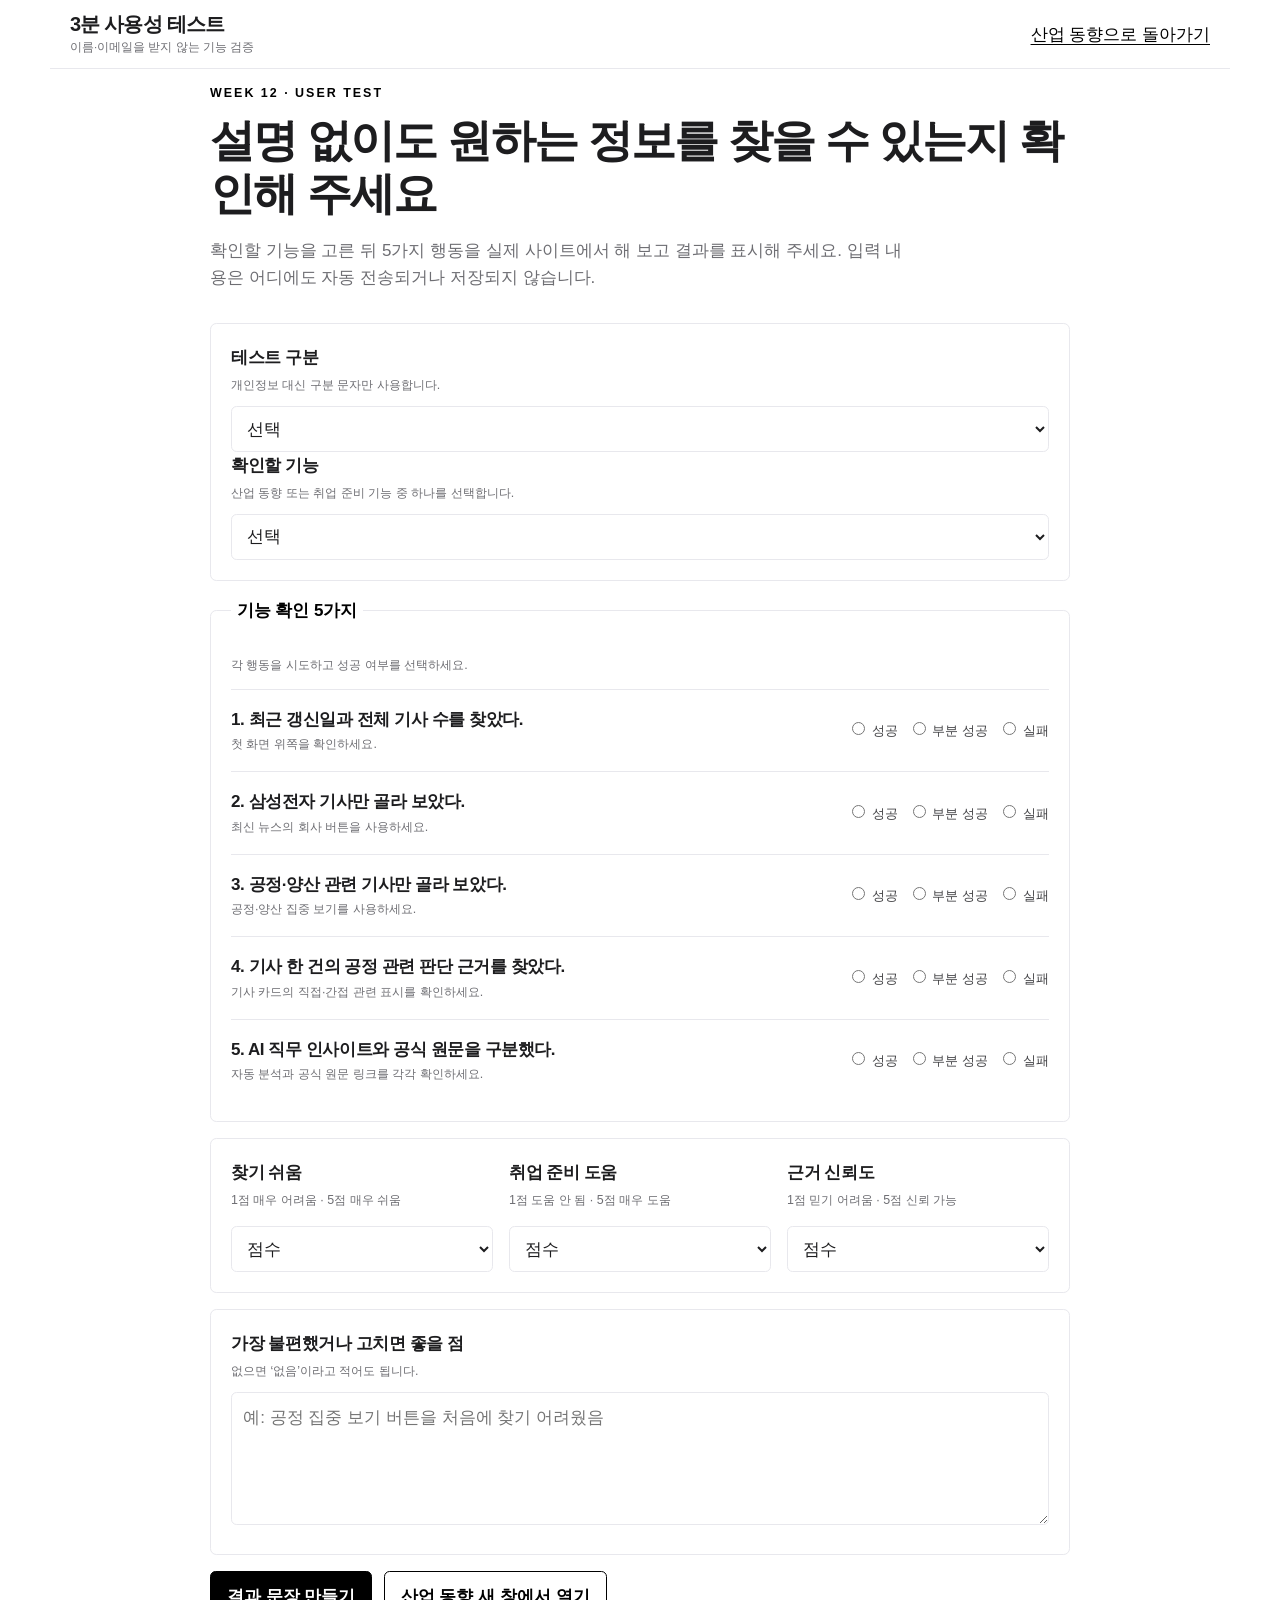
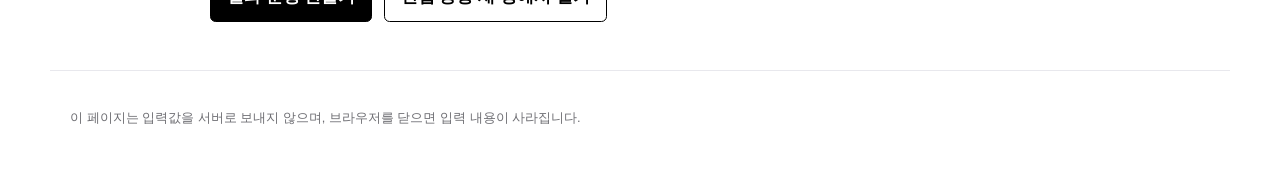
<file: docs/tester.html>
<!doctype html>
<html lang="ko">
  <head>
    <meta charset="utf-8" />
    <meta name="viewport" content="width=device-width, initial-scale=1" />
    <meta name="description" content="반도체 산업 동향 사이트의 개인정보 없는 사용성 테스트입니다." />
    <title>3분 사용성 테스트 | 반도체 산업 동향</title>
    <link rel="stylesheet" href="styles.css?v=20261031-7" />
    <script src="tester.js?v=20261031-1" defer></script>
  </head>
  <body>
    <header class="topbar">
      <a class="brand tester-brand" href="index.html" aria-label="산업 동향으로 돌아가기">
        <div>
          <h1>3분 사용성 테스트</h1>
          <p>이름·이메일을 받지 않는 기능 검증</p>
        </div>
      </a>
      <a class="back-link" href="index.html">산업 동향으로 돌아가기</a>
    </header>

    <main class="tester-main">
      <section class="tester-intro">
        <p class="eyebrow">WEEK 12 · USER TEST</p>
        <h2>설명 없이도 원하는 정보를 찾을 수 있는지 확인해 주세요</h2>
        <p>확인할 기능을 고른 뒤 5가지 행동을 실제 사이트에서 해 보고 결과를 표시해 주세요. 입력 내용은 어디에도 자동 전송되거나 저장되지 않습니다.</p>
      </section>

      <form id="tester-form" class="tester-form">
        <section class="tester-panel">
          <label for="tester-code"><strong>테스트 구분</strong><span>개인정보 대신 구분 문자만 사용합니다.</span></label>
          <select id="tester-code" name="testerCode" required>
            <option value="">선택</option>
            <option>테스터 A</option><option>테스터 B</option><option>테스터 C</option><option>추가 테스터</option>
          </select>
          <label for="tester-track"><strong>확인할 기능</strong><span>산업 동향 또는 취업 준비 기능 중 하나를 선택합니다.</span></label>
          <select id="tester-track" name="testerTrack" required>
            <option value="">선택</option>
            <option value="trend">산업 동향·뉴스</option>
            <option value="career">JD·취업 준비</option>
          </select>
        </section>

        <fieldset class="tester-panel task-list">
          <legend>기능 확인 5가지</legend>
          <p class="panel-help">각 행동을 시도하고 성공 여부를 선택하세요.</p>
          <div class="test-task" data-task="1">
            <p><strong id="tester-task1-title">1. 최근 갱신일과 전체 기사 수를 찾았다.</strong><span id="tester-task1-help">첫 화면 위쪽을 확인하세요.</span></p>
            <div class="task-options"><label><input type="radio" name="task1" value="성공" required /> 성공</label><label><input type="radio" name="task1" value="부분 성공" /> 부분 성공</label><label><input type="radio" name="task1" value="실패" /> 실패</label></div>
          </div>
          <div class="test-task" data-task="2">
            <p><strong id="tester-task2-title">2. 삼성전자 기사만 골라 보았다.</strong><span id="tester-task2-help">회사 버튼을 사용하세요.</span></p>
            <div class="task-options"><label><input type="radio" name="task2" value="성공" required /> 성공</label><label><input type="radio" name="task2" value="부분 성공" /> 부분 성공</label><label><input type="radio" name="task2" value="실패" /> 실패</label></div>
          </div>
          <div class="test-task" data-task="3">
            <p><strong id="tester-task3-title">3. 공정·양산 관련 기사만 골라 보았다.</strong><span id="tester-task3-help">‘공정·양산 집중 보기’를 사용하세요.</span></p>
            <div class="task-options"><label><input type="radio" name="task3" value="성공" required /> 성공</label><label><input type="radio" name="task3" value="부분 성공" /> 부분 성공</label><label><input type="radio" name="task3" value="실패" /> 실패</label></div>
          </div>
          <div class="test-task" data-task="4">
            <p><strong id="tester-task4-title">4. 기사 한 건의 공정 관련 판단 근거를 찾았다.</strong><span id="tester-task4-help">기사 카드의 직접·간접 관련 표시를 확인하세요.</span></p>
            <div class="task-options"><label><input type="radio" name="task4" value="성공" required /> 성공</label><label><input type="radio" name="task4" value="부분 성공" /> 부분 성공</label><label><input type="radio" name="task4" value="실패" /> 실패</label></div>
          </div>
          <div class="test-task" data-task="5">
            <p><strong id="tester-task5-title">5. AI 직무 인사이트와 공식 원문을 구분했다.</strong><span id="tester-task5-help">AI 분석이 있는 카드와 공식 원문 링크를 확인하세요.</span></p>
            <div class="task-options"><label><input type="radio" name="task5" value="성공" required /> 성공</label><label><input type="radio" name="task5" value="부분 성공" /> 부분 성공</label><label><input type="radio" name="task5" value="실패" /> 실패</label></div>
          </div>
        </fieldset>

        <section class="tester-panel rating-grid">
          <label><strong>찾기 쉬움</strong><span>1점 매우 어려움 · 5점 매우 쉬움</span><select name="ease" required><option value="">점수</option><option>1</option><option>2</option><option>3</option><option>4</option><option>5</option></select></label>
          <label><strong>취업 준비 도움</strong><span>1점 도움 안 됨 · 5점 매우 도움</span><select name="usefulness" required><option value="">점수</option><option>1</option><option>2</option><option>3</option><option>4</option><option>5</option></select></label>
          <label><strong>근거 신뢰도</strong><span>1점 믿기 어려움 · 5점 신뢰 가능</span><select name="trust" required><option value="">점수</option><option>1</option><option>2</option><option>3</option><option>4</option><option>5</option></select></label>
        </section>

        <section class="tester-panel">
          <label for="feedback-note"><strong>가장 불편했거나 고치면 좋을 점</strong><span>없으면 ‘없음’이라고 적어도 됩니다.</span></label>
          <textarea id="feedback-note" name="note" rows="4" required placeholder="예: 공정 집중 보기 버튼을 처음에 찾기 어려웠음"></textarea>
        </section>

        <div class="tester-actions">
          <button class="tester-primary" type="submit">결과 문장 만들기</button>
          <a class="tester-secondary" href="index.html" target="_blank" rel="noopener">산업 동향 새 창에서 열기</a>
        </div>
      </form>

      <section class="tester-result" id="tester-result" hidden aria-live="polite">
        <div><h2>테스트 결과</h2><p>아래 문장을 프로젝트 담당자에게 전달하면 됩니다.</p></div>
        <pre id="feedback-output"></pre>
        <button class="tester-primary" id="copy-feedback" type="button">결과 복사</button>
        <p id="copy-status" class="copy-status"></p>
      </section>
    </main>

    <footer><p>이 페이지는 입력값을 서버로 보내지 않으며, 브라우저를 닫으면 입력 내용이 사라집니다.</p></footer>
  </body>
</html>
</file>
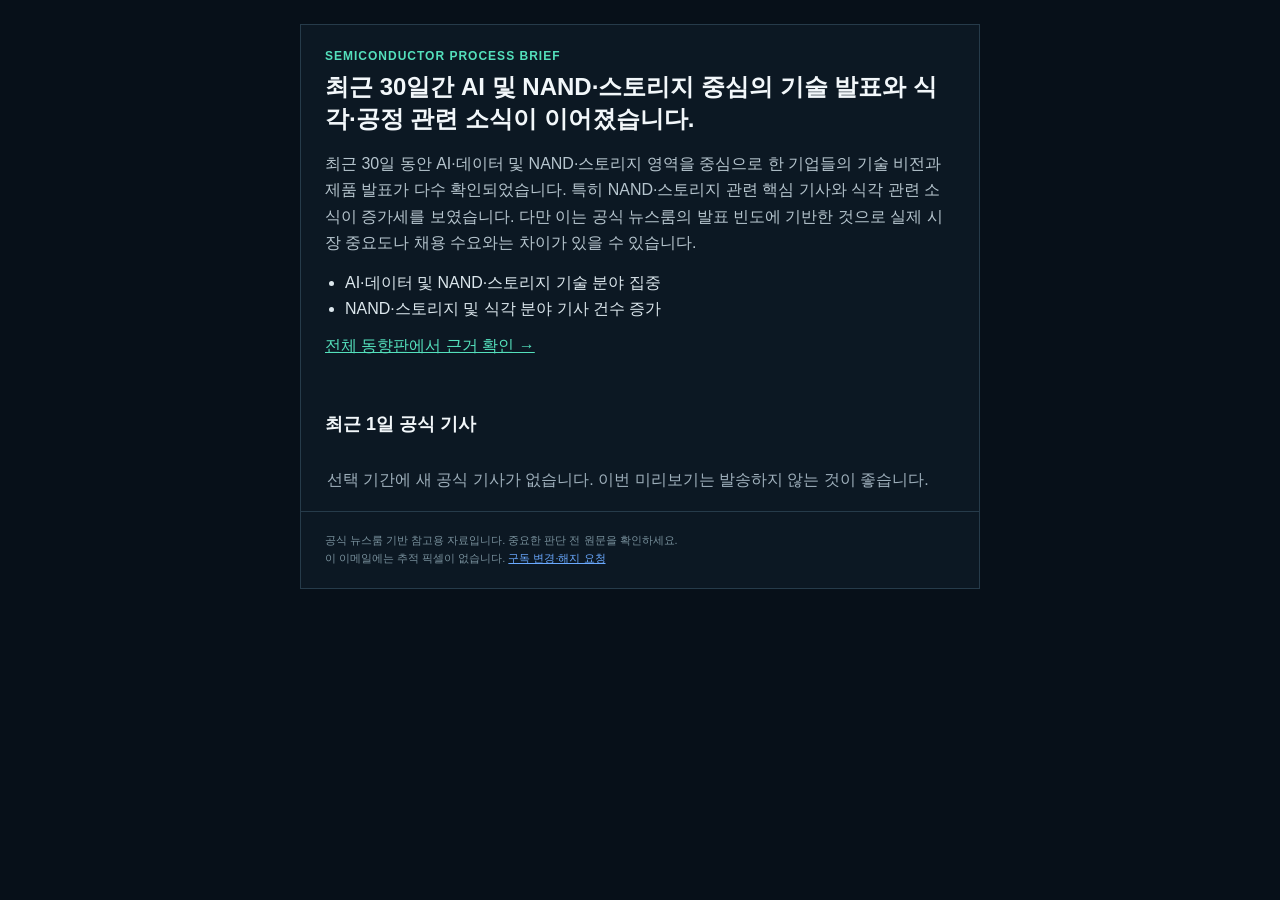
<file: docs/newsletter/daily.html>
<!doctype html>
<html lang="ko"><head><meta charset="utf-8"><title>[반도체 공정 브리프] 2026년 11월 28일 핵심 기술동향 0건</title></head>
<body style="margin:0;background:#071019;font-family:Arial,'Malgun Gothic',sans-serif;color:#f2f7fa">
  <table role="presentation" width="100%" cellspacing="0" cellpadding="0"><tr><td align="center" style="padding:24px 12px">
    <table role="presentation" width="100%" cellspacing="0" cellpadding="0" style="max-width:680px;background:#0c1823;border:1px solid #263b4a">
      <tr><td style="padding:24px">
        <p style="margin:0;color:#54e0bc;font-size:12px;font-weight:700;letter-spacing:1px">SEMICONDUCTOR PROCESS BRIEF</p>
        <h1 style="margin:8px 0;font-size:24px">최근 30일간 AI 및 NAND·스토리지 중심의 기술 발표와 식각·공정 관련 소식이 이어졌습니다.</h1>
        <p style="color:#b6c5ce;line-height:1.65">최근 30일 동안 AI·데이터 및 NAND·스토리지 영역을 중심으로 한 기업들의 기술 비전과 제품 발표가 다수 확인되었습니다. 특히 NAND·스토리지 관련 핵심 기사와 식각 관련 소식이 증가세를 보였습니다. 다만 이는 공식 뉴스룸의 발표 빈도에 기반한 것으로 실제 시장 중요도나 채용 수요와는 차이가 있을 수 있습니다.</p>
        <ul style="padding-left:20px;color:#dce7ed"><li style="margin:5px 0">AI·데이터 및 NAND·스토리지 기술 분야 집중</li><li style="margin:5px 0">NAND·스토리지 및 식각 분야 기사 건수 증가</li></ul>
        <p><a href="https://seohyunjae1005.github.io/" style="color:#54e0bc">전체 동향판에서 근거 확인 →</a></p>
      </td></tr>
      <tr><td style="padding:0 24px"><h2 style="font-size:18px">최근 1일 공식 기사</h2><table role="presentation" width="100%"><tr><td style="padding:18px 0;color:#9fb0bc">선택 기간에 새 공식 기사가 없습니다. 이번 미리보기는 발송하지 않는 것이 좋습니다.</td></tr></table></td></tr>
      <tr><td style="padding:20px 24px;border-top:1px solid #263b4a;color:#78909c;font-size:11px;line-height:1.6">
        공식 뉴스룸 기반 참고용 자료입니다. 중요한 판단 전 원문을 확인하세요.<br>
        이 이메일에는 추적 픽셀이 없습니다. <a href="https://docs.google.com/forms/d/e/1FAIpQLSe3Vm-nkOof2qsQfEIIH5pPNs6JE2stnCWOv_4Y_DsQi8YpUQ/viewform?usp=dialog" style="color:#6aa9ff">구독 변경·해지 요청</a>
      </td></tr>
    </table>
  </td></tr></table>
</body></html>
</file>
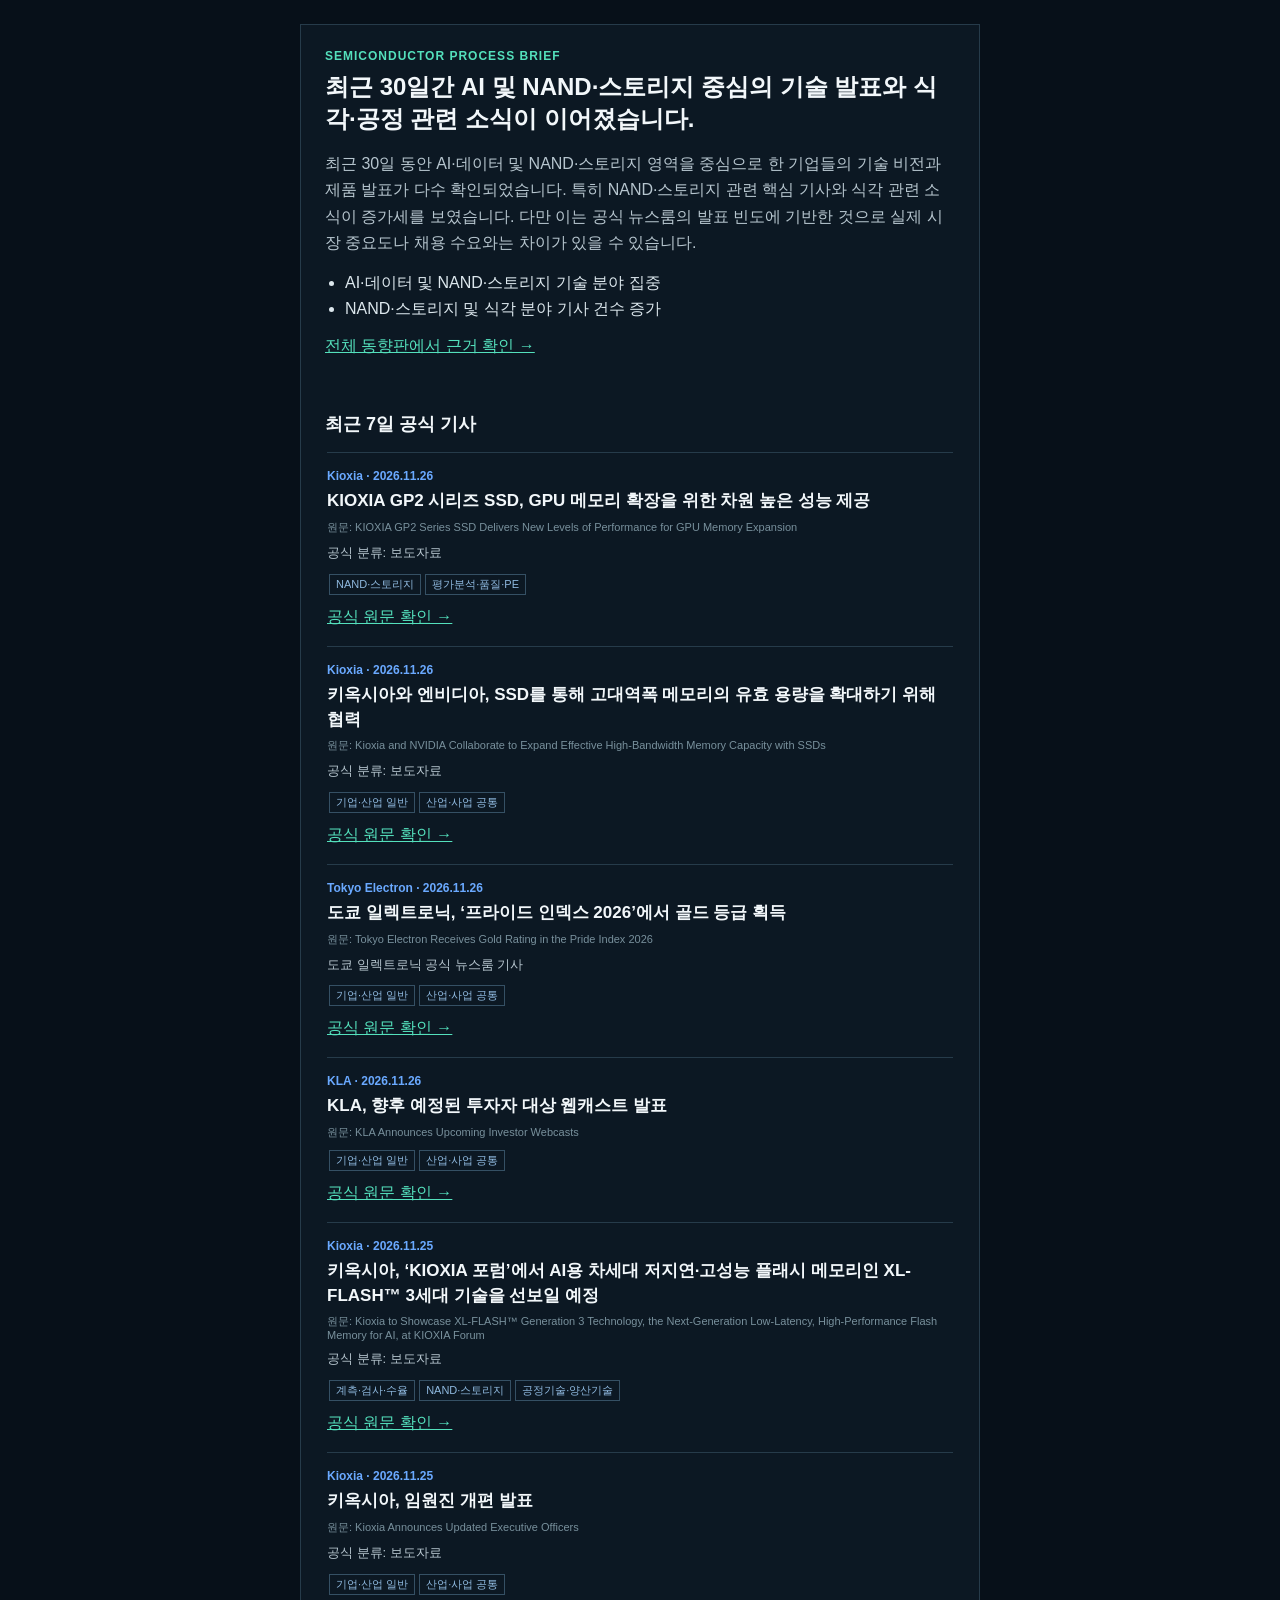
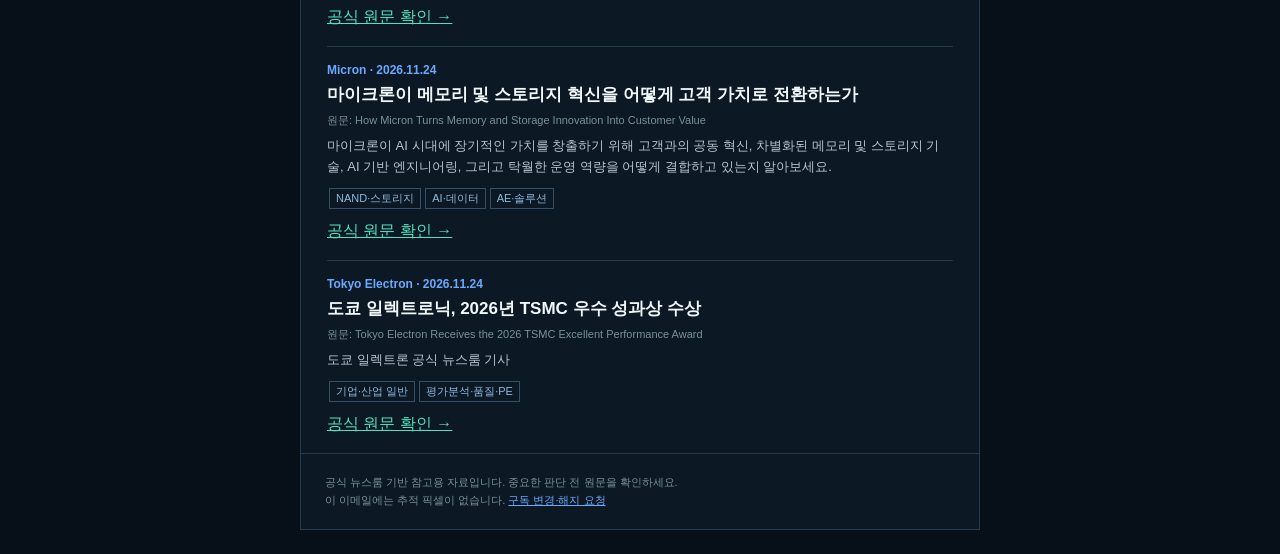
<file: docs/newsletter/weekly.html>
<!doctype html>
<html lang="ko"><head><meta charset="utf-8"><title>[반도체 공정 브리프] 2026년 11월 28일 핵심 기술동향 8건</title></head>
<body style="margin:0;background:#071019;font-family:Arial,'Malgun Gothic',sans-serif;color:#f2f7fa">
  <table role="presentation" width="100%" cellspacing="0" cellpadding="0"><tr><td align="center" style="padding:24px 12px">
    <table role="presentation" width="100%" cellspacing="0" cellpadding="0" style="max-width:680px;background:#0c1823;border:1px solid #263b4a">
      <tr><td style="padding:24px">
        <p style="margin:0;color:#54e0bc;font-size:12px;font-weight:700;letter-spacing:1px">SEMICONDUCTOR PROCESS BRIEF</p>
        <h1 style="margin:8px 0;font-size:24px">최근 30일간 AI 및 NAND·스토리지 중심의 기술 발표와 식각·공정 관련 소식이 이어졌습니다.</h1>
        <p style="color:#b6c5ce;line-height:1.65">최근 30일 동안 AI·데이터 및 NAND·스토리지 영역을 중심으로 한 기업들의 기술 비전과 제품 발표가 다수 확인되었습니다. 특히 NAND·스토리지 관련 핵심 기사와 식각 관련 소식이 증가세를 보였습니다. 다만 이는 공식 뉴스룸의 발표 빈도에 기반한 것으로 실제 시장 중요도나 채용 수요와는 차이가 있을 수 있습니다.</p>
        <ul style="padding-left:20px;color:#dce7ed"><li style="margin:5px 0">AI·데이터 및 NAND·스토리지 기술 분야 집중</li><li style="margin:5px 0">NAND·스토리지 및 식각 분야 기사 건수 증가</li></ul>
        <p><a href="https://seohyunjae1005.github.io/" style="color:#54e0bc">전체 동향판에서 근거 확인 →</a></p>
      </td></tr>
      <tr><td style="padding:0 24px"><h2 style="font-size:18px">최근 7일 공식 기사</h2><table role="presentation" width="100%">
      <tr><td style="padding:16px 0;border-top:1px solid #263b4a">
        <p style="margin:0;color:#6aa9ff;font-size:12px;font-weight:700">Kioxia · 2026.11.26</p>
        <h3 style="margin:6px 0;color:#f2f7fa;font-size:17px;line-height:1.45">KIOXIA GP2 시리즈 SSD, GPU 메모리 확장을 위한 차원 높은 성능 제공</h3>
        <p style="margin:4px 0;color:#78909c;font-size:11px">원문: KIOXIA GP2 Series SSD Delivers New Levels of Performance for GPU Memory Expansion</p>
        <p style="margin:8px 0;color:#b6c5ce;font-size:13px;line-height:1.6">공식 분류: 보도자료</p>
        <div><span style="display:inline-block;margin:2px;padding:2px 6px;border:1px solid #355064;color:#8fb9df;font-size:11px">NAND·스토리지</span><span style="display:inline-block;margin:2px;padding:2px 6px;border:1px solid #355064;color:#8fb9df;font-size:11px">평가분석·품질·PE</span></div>
        <p style="margin:10px 0 0"><a href="https://www.kioxia.com/en-jp/business/news/2026/20261126-2.html" style="color:#54e0bc">공식 원문 확인 →</a></p>
      </td></tr>
    
      <tr><td style="padding:16px 0;border-top:1px solid #263b4a">
        <p style="margin:0;color:#6aa9ff;font-size:12px;font-weight:700">Kioxia · 2026.11.26</p>
        <h3 style="margin:6px 0;color:#f2f7fa;font-size:17px;line-height:1.45">키옥시아와 엔비디아, SSD를 통해 고대역폭 메모리의 유효 용량을 확대하기 위해 협력</h3>
        <p style="margin:4px 0;color:#78909c;font-size:11px">원문: Kioxia and NVIDIA Collaborate to Expand Effective High-Bandwidth Memory Capacity with SSDs</p>
        <p style="margin:8px 0;color:#b6c5ce;font-size:13px;line-height:1.6">공식 분류: 보도자료</p>
        <div><span style="display:inline-block;margin:2px;padding:2px 6px;border:1px solid #355064;color:#8fb9df;font-size:11px">기업·산업 일반</span><span style="display:inline-block;margin:2px;padding:2px 6px;border:1px solid #355064;color:#8fb9df;font-size:11px">산업·사업 공통</span></div>
        <p style="margin:10px 0 0"><a href="https://www.kioxia.com/en-jp/business/news/2026/20261126-1.html" style="color:#54e0bc">공식 원문 확인 →</a></p>
      </td></tr>
    
      <tr><td style="padding:16px 0;border-top:1px solid #263b4a">
        <p style="margin:0;color:#6aa9ff;font-size:12px;font-weight:700">Tokyo Electron · 2026.11.26</p>
        <h3 style="margin:6px 0;color:#f2f7fa;font-size:17px;line-height:1.45">도쿄 일렉트로닉, ‘프라이드 인덱스 2026’에서 골드 등급 획득</h3>
        <p style="margin:4px 0;color:#78909c;font-size:11px">원문: Tokyo Electron Receives Gold Rating in the Pride Index 2026</p>
        <p style="margin:8px 0;color:#b6c5ce;font-size:13px;line-height:1.6">도쿄 일렉트로닉 공식 뉴스룸 기사</p>
        <div><span style="display:inline-block;margin:2px;padding:2px 6px;border:1px solid #355064;color:#8fb9df;font-size:11px">기업·산업 일반</span><span style="display:inline-block;margin:2px;padding:2px 6px;border:1px solid #355064;color:#8fb9df;font-size:11px">산업·사업 공통</span></div>
        <p style="margin:10px 0 0"><a href="https://www.tel.com/news/sustainability/2026/20261126_001.html" style="color:#54e0bc">공식 원문 확인 →</a></p>
      </td></tr>
    
      <tr><td style="padding:16px 0;border-top:1px solid #263b4a">
        <p style="margin:0;color:#6aa9ff;font-size:12px;font-weight:700">KLA · 2026.11.26</p>
        <h3 style="margin:6px 0;color:#f2f7fa;font-size:17px;line-height:1.45">KLA, 향후 예정된 투자자 대상 웹캐스트 발표</h3>
        <p style="margin:4px 0;color:#78909c;font-size:11px">원문: KLA Announces Upcoming Investor Webcasts</p>
        <p style="margin:8px 0;color:#b6c5ce;font-size:13px;line-height:1.6"></p>
        <div><span style="display:inline-block;margin:2px;padding:2px 6px;border:1px solid #355064;color:#8fb9df;font-size:11px">기업·산업 일반</span><span style="display:inline-block;margin:2px;padding:2px 6px;border:1px solid #355064;color:#8fb9df;font-size:11px">산업·사업 공통</span></div>
        <p style="margin:10px 0 0"><a href="https://ir.kla.com/news-events/press-releases/detail/525/kla-announces-upcoming-investor-webcasts" style="color:#54e0bc">공식 원문 확인 →</a></p>
      </td></tr>
    
      <tr><td style="padding:16px 0;border-top:1px solid #263b4a">
        <p style="margin:0;color:#6aa9ff;font-size:12px;font-weight:700">Kioxia · 2026.11.25</p>
        <h3 style="margin:6px 0;color:#f2f7fa;font-size:17px;line-height:1.45">키옥시아, ‘KIOXIA 포럼’에서 AI용 차세대 저지연·고성능 플래시 메모리인 XL-FLASH™ 3세대 기술을 선보일 예정</h3>
        <p style="margin:4px 0;color:#78909c;font-size:11px">원문: Kioxia to Showcase XL-FLASH™ Generation 3 Technology, the Next-Generation Low-Latency, High-Performance Flash Memory for AI, at KIOXIA Forum</p>
        <p style="margin:8px 0;color:#b6c5ce;font-size:13px;line-height:1.6">공식 분류: 보도자료</p>
        <div><span style="display:inline-block;margin:2px;padding:2px 6px;border:1px solid #355064;color:#8fb9df;font-size:11px">계측·검사·수율</span><span style="display:inline-block;margin:2px;padding:2px 6px;border:1px solid #355064;color:#8fb9df;font-size:11px">NAND·스토리지</span><span style="display:inline-block;margin:2px;padding:2px 6px;border:1px solid #355064;color:#8fb9df;font-size:11px">공정기술·양산기술</span></div>
        <p style="margin:10px 0 0"><a href="https://www.kioxia.com/en-jp/business/news/2026/20261125-1.html" style="color:#54e0bc">공식 원문 확인 →</a></p>
      </td></tr>
    
      <tr><td style="padding:16px 0;border-top:1px solid #263b4a">
        <p style="margin:0;color:#6aa9ff;font-size:12px;font-weight:700">Kioxia · 2026.11.25</p>
        <h3 style="margin:6px 0;color:#f2f7fa;font-size:17px;line-height:1.45">키옥시아, 임원진 개편 발표</h3>
        <p style="margin:4px 0;color:#78909c;font-size:11px">원문: Kioxia Announces Updated Executive Officers</p>
        <p style="margin:8px 0;color:#b6c5ce;font-size:13px;line-height:1.6">공식 분류: 보도자료</p>
        <div><span style="display:inline-block;margin:2px;padding:2px 6px;border:1px solid #355064;color:#8fb9df;font-size:11px">기업·산업 일반</span><span style="display:inline-block;margin:2px;padding:2px 6px;border:1px solid #355064;color:#8fb9df;font-size:11px">산업·사업 공통</span></div>
        <p style="margin:10px 0 0"><a href="https://www.kioxia-holdings.com/en-jp/news/2026/20261125-1.html" style="color:#54e0bc">공식 원문 확인 →</a></p>
      </td></tr>
    
      <tr><td style="padding:16px 0;border-top:1px solid #263b4a">
        <p style="margin:0;color:#6aa9ff;font-size:12px;font-weight:700">Micron · 2026.11.24</p>
        <h3 style="margin:6px 0;color:#f2f7fa;font-size:17px;line-height:1.45">마이크론이 메모리 및 스토리지 혁신을 어떻게 고객 가치로 전환하는가</h3>
        <p style="margin:4px 0;color:#78909c;font-size:11px">원문: How Micron Turns Memory and Storage Innovation Into Customer Value</p>
        <p style="margin:8px 0;color:#b6c5ce;font-size:13px;line-height:1.6">마이크론이 AI 시대에 장기적인 가치를 창출하기 위해 고객과의 공동 혁신, 차별화된 메모리 및 스토리지 기술, AI 기반 엔지니어링, 그리고 탁월한 운영 역량을 어떻게 결합하고 있는지 알아보세요.</p>
        <div><span style="display:inline-block;margin:2px;padding:2px 6px;border:1px solid #355064;color:#8fb9df;font-size:11px">NAND·스토리지</span><span style="display:inline-block;margin:2px;padding:2px 6px;border:1px solid #355064;color:#8fb9df;font-size:11px">AI·데이터</span><span style="display:inline-block;margin:2px;padding:2px 6px;border:1px solid #355064;color:#8fb9df;font-size:11px">AE·솔루션</span></div>
        <p style="margin:10px 0 0"><a href="https://www.micron.com/about/blog/applications/ai/how-micron-turns-memory-and-storage-innovation-into-customer-value" style="color:#54e0bc">공식 원문 확인 →</a></p>
      </td></tr>
    
      <tr><td style="padding:16px 0;border-top:1px solid #263b4a">
        <p style="margin:0;color:#6aa9ff;font-size:12px;font-weight:700">Tokyo Electron · 2026.11.24</p>
        <h3 style="margin:6px 0;color:#f2f7fa;font-size:17px;line-height:1.45">도쿄 일렉트로닉, 2026년 TSMC 우수 성과상 수상</h3>
        <p style="margin:4px 0;color:#78909c;font-size:11px">원문: Tokyo Electron Receives the 2026 TSMC Excellent Performance Award</p>
        <p style="margin:8px 0;color:#b6c5ce;font-size:13px;line-height:1.6">도쿄 일렉트론 공식 뉴스룸 기사</p>
        <div><span style="display:inline-block;margin:2px;padding:2px 6px;border:1px solid #355064;color:#8fb9df;font-size:11px">기업·산업 일반</span><span style="display:inline-block;margin:2px;padding:2px 6px;border:1px solid #355064;color:#8fb9df;font-size:11px">평가분석·품질·PE</span></div>
        <p style="margin:10px 0 0"><a href="https://www.tel.com/news/topics/2026/20261124_001.html" style="color:#54e0bc">공식 원문 확인 →</a></p>
      </td></tr>
    </table></td></tr>
      <tr><td style="padding:20px 24px;border-top:1px solid #263b4a;color:#78909c;font-size:11px;line-height:1.6">
        공식 뉴스룸 기반 참고용 자료입니다. 중요한 판단 전 원문을 확인하세요.<br>
        이 이메일에는 추적 픽셀이 없습니다. <a href="https://docs.google.com/forms/d/e/1FAIpQLSe3Vm-nkOof2qsQfEIIH5pPNs6JE2stnCWOv_4Y_DsQi8YpUQ/viewform?usp=dialog" style="color:#6aa9ff">구독 변경·해지 요청</a>
      </td></tr>
    </table>
  </td></tr></table>
</body></html>
</file>
<file: docs/styles.css>
:root {
  color-scheme: light;
  --bg: #ffffff;
  --surface: #ffffff;
  --surface-2: #f5f5f7;
  --line: #e8e8ed;
  --line-strong: #d2d2d7;
  --text: #1d1d1f;
  --muted: #6e6e73;
  --accent: #000000;
  --accent-strong: #000000;
  --accent-soft: #f5f5f7;
  --accent-2: #86868b;
  --max: 1180px;
  --shadow: 0 8px 28px rgba(0, 0, 0, 0.05);
}

* { box-sizing: border-box; }
[hidden] { display: none !important; }

body {
  margin: 0;
  min-width: 320px;
  background: var(--bg);
  color: var(--text);
  font-family: -apple-system, BlinkMacSystemFont, "SF Pro Display", "SF Pro Text", "Helvetica Neue", "Segoe UI", "Noto Sans KR", sans-serif;
  font-size: 17px;
  line-height: 1.6;
  -webkit-font-smoothing: antialiased;
  text-rendering: optimizeLegibility;
}

button, input, select, textarea { font: inherit; }
h1, h2, h3, h4, strong { letter-spacing: -0.025em; }

.topbar {
  display: flex;
  align-items: center;
  justify-content: space-between;
  gap: 1rem;
  max-width: var(--max);
  margin: 0 auto;
  padding: 0.75rem 1.25rem;
  border-bottom: 1px solid var(--line);
}

.brand { display: flex; align-items: center; gap: 0.85rem; }
.brand-mark {
  display: grid;
  width: 2.75rem;
  height: 2.75rem;
  place-items: center;
  border: 1px solid var(--accent);
  color: var(--accent);
  font-weight: 800;
  letter-spacing: -0.06em;
}
.brand h1 { margin: 0; font-size: 1.25rem; line-height: 1.25; letter-spacing: -0.04em; font-weight: 700; }
.brand p, .updated { margin: 0.05rem 0 0; color: var(--muted); font-size: 0.72rem; }
.topbar-actions { display: flex; align-items: center; gap: 1rem; }
.header-subscribe {
  padding: 0.45rem 0.75rem;
  border: 1px solid var(--accent);
  border-radius: 999px;
  background: var(--accent);
  color: #ffffff;
  font-size: 0.82rem;
  font-weight: 650;
  text-decoration: none;
}
.header-subscribe:hover, .header-subscribe:focus-visible { border-color: var(--accent-strong); background: var(--accent-strong); }

main { max-width: var(--max); margin: 0 auto; padding: 0.9rem 1.25rem 3rem; }
.chapter-bar { display: flex; align-items: center; justify-content: space-between; gap: 1.5rem; }
.chapter-tabs { display: flex; flex-wrap: wrap; gap: 0.4rem 1.1rem; padding: 0; border: 0; border-radius: 0; background: transparent; }
.assessment-toolbar { display: flex; justify-content: flex-end; padding: 0.4rem 0 0.7rem; }
.assessment-toolbar a { color: var(--muted); font-size: 0.8rem; text-decoration: none; }
#assessment-frame { display: block; width: 100%; height: 82vh; min-height: 600px; border: 1px solid var(--line); border-radius: 12px; background: #fff; }
.chapter-tabs button { position: relative; padding: 0.45rem 0 0.55rem; border: 0; border-radius: 0; background: transparent; color: var(--muted); font-size: 0.82rem; font-weight: 650; cursor: pointer; }
.chapter-tabs button:hover, .chapter-tabs button:focus-visible { color: var(--text); }
.chapter-tabs button.active { background: transparent; color: var(--accent-strong); }
.chapter-tabs button.active::after { position: absolute; right: 0; bottom: -1px; left: 0; height: 2px; background: var(--accent); content: ""; }
.chapter-panel { margin-top: 0.8rem; }
.chapter-heading { display: flex; align-items: end; justify-content: space-between; gap: 1rem; padding: 0.65rem 0; border-bottom: 1px solid var(--line); }
.chapter-heading span { color: var(--accent); font-size: 0.7rem; font-weight: 800; letter-spacing: 0.12em; }
.chapter-heading h2 { margin: 0.05rem 0 0; font-size: clamp(1.2rem, 2.5vw, 1.65rem); }
.chapter-heading p { margin: 0; color: var(--muted); font-size: 0.72rem; }
.overview { display: flex; justify-content: space-between; gap: 2rem; align-items: end; }
.eyebrow { margin: 0 0 0.65rem; color: var(--accent); font-size: 0.78rem; font-weight: 800; letter-spacing: 0.16em; }
.overview h2 { max-width: 700px; margin: 0; font-size: clamp(1.8rem, 4vw, 3.5rem); line-height: 1.12; letter-spacing: -0.045em; }
.overview-copy { max-width: 660px; margin: 1rem 0 0; color: var(--muted); }
.metrics { display: flex; border: 0; background: transparent; }
.metric { min-width: 4.3rem; padding: 0.45rem 0.7rem; }
.metric + .metric { border-left: 1px solid var(--line); }
.metric strong { display: block; color: var(--accent-strong); font-size: 1.05rem; line-height: 1; }
.metric span { display: block; margin-top: 0.2rem; color: var(--muted); font-size: 0.65rem; }

.trend-board {
  margin-top: 0;
  padding: 1rem;
  border: 1px solid var(--line);
  border-radius: 0.8rem;
  background: var(--surface);
  box-shadow: none;
}
.trend-heading { display: flex; align-items: end; justify-content: space-between; gap: 1rem; }
.trend-heading h2 { margin: 0; font-size: clamp(1.15rem, 2.5vw, 1.55rem); letter-spacing: -0.035em; }
.trend-copy { margin: 0.2rem 0 0; color: var(--muted); font-size: 0.72rem; }
.trend-period-tabs { display: flex; gap: 0.35rem; }
.trend-period-tabs button {
  min-width: 3.5rem;
  padding: 0.45rem 0.75rem;
  border: 1px solid var(--line);
  border-radius: 999px;
  background: transparent;
  color: var(--muted);
  cursor: pointer;
}
.trend-period-tabs button:hover, .trend-period-tabs button:focus-visible, .trend-period-tabs button.active {
  border-color: var(--accent);
  background: var(--accent);
  color: #ffffff;
}
.trend-metrics { display: grid; grid-template-columns: repeat(2, minmax(0, 1fr)); margin-top: 1.25rem; border-block: 1px solid var(--line); }
.trend-metrics div { padding: 0.8rem 1rem; }
.trend-metrics div + div { border-left: 1px solid var(--line); }
.trend-metrics strong { color: var(--accent); font-size: 1.45rem; }
.trend-metrics span { margin-left: 0.5rem; color: var(--muted); font-size: 0.78rem; }
.trend-columns { display: grid; grid-template-columns: repeat(3, minmax(0, 1fr)); gap: 0.8rem; margin-top: 1rem; }
.trend-panel { padding: 0.75rem; border: 1px solid var(--line); border-radius: 0.4rem; background: var(--surface); }
.trend-panel h3, .momentum-panel h3 { margin: 0 0 0.8rem; font-size: 0.95rem; }
.trend-panel ol, .momentum-panel ul { margin: 0; padding: 0; list-style: none; }
.trend-panel li + li { margin-top: 0.7rem; }
.rank-label { display: flex; justify-content: space-between; gap: 0.7rem; color: var(--text); font-size: 0.78rem; }
.rank-label strong { flex: 0 0 auto; color: var(--muted); }
.rank-jd-button { flex: 0 0 auto; padding: 0.1rem 0.3rem; border: 0; background: none; color: var(--accent); font: inherit; font-size: 0.78rem; font-weight: 700; cursor: pointer; }
.rank-bar { display: block; height: 0.22rem; margin-top: 0.3rem; overflow: hidden; border-radius: 999px; background: var(--line); }
.rank-bar i { display: block; height: 100%; border-radius: inherit; background: var(--accent); }
.trend-empty { color: var(--muted); font-size: 0.76rem; }
.momentum-panel {
  display: grid;
  grid-template-columns: minmax(12rem, 0.7fr) 2fr;
  gap: 1rem;
  margin-top: 0.8rem;
  padding: 1rem;
  border-left: 1px solid var(--line-strong);
  background: var(--accent-soft);
}
.momentum-kicker { margin: 0 0 0.25rem; color: var(--accent); font-size: 0.68rem; font-weight: 800; letter-spacing: 0.12em; }
.momentum-groups { display: grid; grid-template-columns: repeat(2, minmax(0, 1fr)); gap: 1rem; }
.momentum-groups > div > strong { display: block; margin-bottom: 0.4rem; color: var(--muted); font-size: 0.74rem; }
.momentum-groups li { display: flex; justify-content: space-between; gap: 0.5rem; font-size: 0.76rem; }
.momentum-groups li + li { margin-top: 0.25rem; }
.momentum-groups li strong { color: var(--accent); }
.monthly-ai-report { margin-top: 1rem; padding: 1.2rem; border: 1px solid var(--line-strong); border-radius: 0.35rem; background: var(--accent-soft); }
.monthly-report-heading { display: flex; align-items: start; justify-content: space-between; gap: 1rem; }
.monthly-report-heading h3 { margin: 0; font-size: 1.05rem; }
.monthly-report-heading > span { color: var(--muted); font-size: 0.88rem; }
.monthly-ai-report [hidden] { display: none !important; }
#trend-report-period, #trend-report-status { font-size: 0.95rem; line-height: 1.65; }
.monthly-report-grid article details { font-size: 0.88rem; }
.monthly-report-grid article details summary { cursor: pointer; }
.monthly-report-summary { margin: 0.7rem 0; color: var(--text); font-size: 0.85rem; }
.process-focus-button { margin: 0 0 0.8rem; padding: 0.55rem 0.8rem; border: 1px solid var(--accent); border-radius: 0.35rem; background: var(--surface); color: var(--accent-strong); cursor: pointer; }
.process-focus-button:hover, .process-focus-button:focus-visible { background: var(--accent); color: #ffffff; }
.monthly-report-grid { display: grid; grid-template-columns: repeat(3, minmax(0, 1fr)); gap: 0.7rem; }
.monthly-report-grid > section { padding: 0.75rem; border: 1px solid var(--line); background: var(--surface); }
.monthly-report-grid h4 { margin: 0 0 0.55rem; color: var(--accent); font-size: 0.8rem; }
.monthly-report-grid article + article { margin-top: 0.7rem; padding-top: 0.7rem; border-top: 1px solid var(--line); }
.monthly-report-grid article > strong { display: block; font-size: 0.78rem; }
.monthly-report-grid article > span { display: block; margin-top: 0.45rem; color: var(--muted); font-size: 0.67rem; font-weight: 700; }
.monthly-report-grid p, .monthly-report-grid ul { margin: 0.25rem 0; font-size: 0.73rem; }
.evidence-chips { display: flex; gap: 0.25rem; }
.evidence-chips span { padding: 0.08rem 0.3rem; border: 1px solid var(--accent-2); color: var(--accent-strong); font-size: 0.6rem; }
.monthly-evidence { margin-top: 0.7rem; border-top: 1px solid var(--line); }
.monthly-evidence summary { padding-top: 0.6rem; color: var(--muted); font-size: 0.7rem; cursor: pointer; }
.monthly-evidence p, .monthly-evidence li { margin: 0.35rem 0; color: var(--muted); font-size: 0.68rem; }
.monthly-evidence a { color: var(--accent-strong); }
.company-trend-panel { margin-top: 0.8rem; padding: 1.15rem; border: 1px solid var(--line); border-radius: 0.7rem; background: var(--surface); }
.company-trend-panel h3 { margin: 0; font-size: 0.95rem; }
.company-trend-panel > div:first-child > p:last-child { margin: 0.35rem 0 0; color: var(--muted); font-size: 0.76rem; }
.company-profile-list { display: grid; grid-template-columns: repeat(3, minmax(0, 1fr)); gap: 0.65rem; margin-top: 0.8rem; }
.company-profile {
  display: grid;
  gap: 0.35rem;
  min-width: 0;
  padding: 0.75rem;
  border: 1px solid var(--line);
  border-radius: 0.65rem;
  background: var(--surface);
  color: var(--text);
  text-align: left;
  cursor: pointer;
}
.company-profile:hover, .company-profile:focus-visible { border-color: var(--accent); background: var(--accent-soft); box-shadow: 0 8px 20px rgba(0, 0, 0, 0.04); }
.profile-title { display: flex; align-items: center; justify-content: space-between; gap: 0.5rem; }
.profile-title strong { color: var(--text); font-size: 0.8rem; }
.profile-title em { color: var(--accent); font-size: 0.72rem; font-style: normal; }
.profile-label { margin-top: 0.25rem; color: var(--muted); font-size: 0.65rem; font-weight: 700; }
.profile-tags { display: flex; flex-wrap: wrap; gap: 0.25rem; }
.profile-tags > span { padding: 0.12rem 0.32rem; border: 1px solid var(--line-strong); color: var(--muted); font-size: 0.65rem; }
.profile-tags small { color: var(--muted); }
.profile-empty { color: var(--muted); font-size: 0.65rem; }
.subscription {
  display: grid;
  grid-template-columns: minmax(0, 1.5fr) minmax(16rem, 0.8fr);
  gap: 1.5rem;
  align-items: center;
  margin-top: 1rem;
  padding: 1.25rem;
  border: 1px solid var(--line-strong);
  background: var(--accent-soft);
}
.subscription h2 { margin: 0; font-size: clamp(1.15rem, 2.5vw, 1.6rem); letter-spacing: -0.025em; }
.subscription p:not(.eyebrow) { margin: 0.55rem 0 0; color: var(--muted); font-size: 0.82rem; }
.subscription-action { display: grid; gap: 0.5rem; }
.subscription-link {
  display: block;
  padding: 0.75rem 0.9rem;
  border-radius: 0.4rem;
  background: var(--accent);
  color: #ffffff;
  font-weight: 800;
  text-align: center;
  text-decoration: none;
}
.subscription-link:hover, .subscription-link:focus-visible { background: var(--accent-strong); }
.subscription-action small { color: var(--muted); font-size: 0.68rem; text-align: center; }

.jd-privacy-notice { display: grid; gap: 0.15rem; margin-top: 1rem; padding: 0.85rem 1rem; border-left: 3px solid var(--accent); background: var(--accent-soft); }
.jd-privacy-notice strong { font-size: 0.85rem; }
.jd-privacy-notice span { color: var(--muted); font-size: 0.76rem; }
.jd-workspace-switcher { display: grid; gap: 0.65rem; margin-top: 0.65rem; padding: 0.65rem 0; border-bottom: 1px solid var(--line); }
#jd-workspace-list { display: grid; gap: 0.55rem; }
.jd-workspace-empty { margin: 0; color: var(--muted); font-size: 0.9rem; }
.jd-workspace-card { display: flex; justify-content: space-between; align-items: center; gap: 0.7rem; padding: 0.8rem 0.9rem; border: 1px solid var(--line); border-radius: 0.5rem; background: #fff; }
.jd-workspace-card > div:first-child { display: grid; gap: 0.2rem; min-width: 0; }
.jd-workspace-card strong { font-size: 1rem; }
.jd-workspace-card span { color: var(--muted); font-size: 0.85rem; line-height: 1.5; }
.jd-workspace-card > div:last-child { display: flex; align-items: center; gap: 0.4rem; flex-shrink: 0; }
.jd-workspace-card button { min-height: 2.15rem; padding: 0.4rem 0.8rem; border: 1px solid var(--line-strong); background: #fff; color: var(--text); font: inherit; font-size: 0.9rem; font-weight: 700; cursor: pointer; }
.jd-workspace-card button:first-child { background: #1d1d1f; color: #fff; border-color: #1d1d1f; }
.jd-workspace-active { color: var(--text); font-size: 0.85rem; font-weight: 700; }
.jd-workspace-backup-actions { grid-column: 1 / -1; display: flex; gap: 0.35rem; }
.jd-workspace-backup-actions button, .jd-workspace-backup-actions label { min-height: 2.15rem; box-sizing: border-box; display: inline-flex; align-items: center; border: 1px solid var(--line); background: #fff; color: var(--text); padding: 0.4rem 0.8rem; font: inherit; font-size: 0.85rem; cursor: pointer; }
.jd-workspace-backup-actions input { position: absolute; width: 1px; height: 1px; margin: -1px; overflow: hidden; clip: rect(0 0 0 0); }
.jd-common-facts { margin-top: 0.5rem; border-bottom: 1px solid var(--line); }
.jd-common-facts summary { display: flex; justify-content: space-between; gap: 0.7rem; padding: 0.8rem 0; color: var(--text); font-size: 1rem; font-weight: 750; cursor: pointer; }
.jd-common-facts summary span { color: var(--muted); font-size: 0.85rem; font-weight: 500; }
.jd-common-facts > p { margin: 0 0 0.55rem; color: var(--muted); font-size: 0.85rem; line-height: 1.5; }
#jd-common-facts-list { display: grid; grid-template-columns: repeat(2, minmax(0, 1fr)); gap: 0; margin-bottom: 0.65rem; border: 1px solid var(--line); }
#jd-common-facts-list article { display: grid; gap: 0.2rem; padding: 0.7rem 0.8rem; border-bottom: 1px solid var(--line); }
#jd-common-facts-list article:nth-child(odd) { border-right: 1px solid var(--line); }
#jd-common-facts-list article > div { display: flex; justify-content: space-between; gap: 0.5rem; }
#jd-common-facts-list strong { font-size: 0.95rem; }
#jd-common-facts-list span, #jd-common-facts-list small { color: var(--muted); font-size: 0.85rem; line-height: 1.5; }
@media (max-width: 640px) {
  .jd-workspace-card { flex-direction: column; align-items: stretch; }
  .jd-workspace-card > div:last-child { justify-content: flex-end; }
  #jd-common-facts-list { grid-template-columns: 1fr; }
  #jd-common-facts-list article:nth-child(odd) { border-right: 0; }
}
.jd-ai-settings { padding: 0.9rem 1rem; border: 1px solid var(--line); background: var(--surface); }
.jd-ai-settings summary { cursor: pointer; font-weight: 750; }
.jd-ai-settings summary small { margin-left: 0.45rem; color: var(--accent); font-weight: 650; }
.jd-ai-settings > p { color: var(--muted); font-size: 0.76rem; }
.jd-ai-settings[open] { display: grid; gap: 0.75rem; }
.jd-form { display: grid; gap: 1rem; margin-top: 1rem; padding: 1.25rem; border: 1px solid var(--line); }
.jd-subrole-picker { display: grid; gap: 0.45rem; padding: 0.9rem; border: 1px solid var(--accent); background: var(--accent-soft); }
.jd-subrole-picker[hidden] { display: none; }
.jd-subrole-picker > span { font-size: 0.78rem; font-weight: 750; }
.jd-subrole-picker select { width: 100%; padding: 0.7rem; border: 1px solid var(--line-strong); background: var(--surface); color: var(--text); }
.jd-subrole-picker small { color: var(--muted); font-size: 0.68rem; line-height: 1.5; }
.jd-product-context { display: grid; gap: 0.35rem; margin-bottom: 0.8rem; padding: 0.7rem; border-left: 3px solid var(--accent); background: var(--accent-soft); }
.jd-product-context b { font-size: 0.68rem; }
.jd-product-context span { font-size: 0.76rem; line-height: 1.5; }
.jd-file-panel { display: flex; align-items: center; justify-content: space-between; gap: 1rem; padding: 1rem; border: 1px dashed var(--line-strong); background: #fbfbfd; }
.jd-file-panel > div { display: grid; gap: 0.15rem; }
.jd-file-panel strong { font-size: 0.88rem; }
.jd-file-panel span { color: var(--muted); font-size: 0.73rem; }
.jd-file-button { display: inline-flex !important; flex: 0 0 auto; padding: 0.6rem 0.9rem; border: 1px solid var(--accent); border-radius: 0.3rem; background: var(--accent); color: #fff; font-size: 0.78rem; font-weight: 750; cursor: pointer; }
#jd-pdf-file { position: absolute; width: 1px; height: 1px; margin: -1px; overflow: hidden; clip: rect(0 0 0 0); }
.jd-file-status { min-height: 1.2rem; margin: -0.45rem 0 0; color: var(--muted); font-size: 0.72rem; }
.jd-file-status.loading { color: var(--accent); }
.jd-file-status.success { color: #1d1d1f; }
.jd-file-status.error { color: #424245; }
.jd-profile-link { display: flex; align-items: center; justify-content: space-between; gap: 1rem; padding: 0.85rem 1rem; border: 1px solid #d2d2d7; background: #f5f5f7; }
.jd-profile-link.ready { border-color: var(--line-strong); background: var(--accent-soft); }
.jd-profile-link > div { display: grid; gap: 0.15rem; }
.jd-profile-link strong { font-size: 0.82rem; }
.jd-profile-link span { color: var(--muted); font-size: 0.7rem; }
.jd-profile-link button { flex: 0 0 auto; padding: 0.5rem 0.7rem; border: 1px solid var(--accent); border-radius: 0.3rem; background: var(--surface); color: var(--accent); font-weight: 700; cursor: pointer; }
.jd-role-choice { padding: 0.85rem; border: 1px solid var(--accent); background: var(--accent-soft); }
.jd-field-grid { display: grid; grid-template-columns: repeat(4, minmax(0, 1fr)); gap: 0.8rem; }
.jd-form label { display: grid; gap: 0.35rem; min-width: 0; }
.jd-form label > span { color: var(--text); font-size: 0.78rem; font-weight: 750; }
.jd-form label small { color: var(--muted); font-weight: 500; }
.jd-form label b { color: #424245; font-size: 0.67rem; }
.jd-form input, .jd-form select, .jd-form textarea { width: 100%; min-width: 0; padding: 0.7rem 0.75rem; border: 1px solid var(--line); border-radius: 0.3rem; background: var(--surface); color: var(--text); }
.jd-form textarea { resize: vertical; line-height: 1.55; }
.jd-form input:focus, .jd-form select:focus, .jd-form textarea:focus { outline: 2px solid var(--accent); outline-offset: 2px; }
.jd-role-map { display: grid; grid-template-columns: auto auto minmax(0, 1fr); gap: 0.7rem; align-items: center; padding: 0.75rem 0.85rem; border: 1px solid var(--line); background: var(--accent-soft); }
.jd-role-map > span { color: var(--muted); font-size: 0.7rem; font-weight: 700; }
.jd-role-map > strong { color: var(--accent-strong); font-size: 0.8rem; }
.jd-role-map > small { color: var(--muted); font-size: 0.65rem; }
.jd-source-details { border: 1px solid var(--line); }
.jd-source-details > summary { padding: 0.75rem 0.85rem; color: var(--muted); font-size: 0.75rem; font-weight: 700; cursor: pointer; }
.jd-source-details[open] > summary { border-bottom: 1px solid var(--line); }
.jd-source-details .jd-wide-field { padding: 0.85rem; }
.jd-clean-preview { display: grid; gap: 0.8rem; padding: 1rem; border: 2px solid var(--accent); background: var(--surface); scroll-margin-top: 1rem; }
.jd-clean-preview[hidden] { display: none; }
.jd-clean-preview-heading { display: flex; justify-content: space-between; gap: 1rem; align-items: flex-start; }
.jd-clean-preview-heading > div { display: grid; gap: 0.15rem; }
.jd-clean-preview-heading strong { font-size: 0.95rem; }
.jd-clean-preview-heading span, .jd-clean-preview > p { margin: 0; color: var(--muted); font-size: 0.72rem; }
.jd-ocr-warnings { padding: 0.75rem; border: 1px solid #d2d2d7; background: #f5f5f7; color: var(--muted); font-size: 0.72rem; }
.jd-ocr-warnings strong { color: #424245; }
.jd-ocr-warnings ul { margin: 0.35rem 0 0; padding-left: 1.1rem; }
.jd-form-actions { display: flex; gap: 0.55rem; }
.jd-primary, .jd-secondary { padding: 0.85rem 1.2rem; border: 1px solid var(--accent); border-radius: 0.3rem; font-weight: 750; cursor: pointer; }
.jd-primary { background: var(--accent); color: #fff; }
.jd-secondary { background: var(--surface); color: var(--accent); }
.jd-results { margin-top: 1.5rem; padding-top: 1.5rem; border-top: 1px solid var(--line); scroll-margin-top: 1rem; }
.jd-result-heading { display: flex; align-items: end; justify-content: space-between; gap: 1rem; flex-wrap: wrap; }
.jd-result-heading h2 { margin: 0.15rem 0 0; font-size: clamp(1.35rem, 3vw, 2rem); word-break: keep-all; }
.jd-result-actions { display: flex; align-items: center; gap: 0.4rem; }
.jd-result-actions button { padding: 0.35rem 0.55rem; border: 1px solid var(--line-strong); background: #fff; color: var(--text); font: inherit; font-size: 0.62rem; font-weight: 700; cursor: pointer; }
.jd-source-grade { padding: 0.35rem 0.6rem; border: 1px solid var(--accent); color: var(--accent-strong); font-size: 0.72rem; font-weight: 750; }
.jd-source-meta { margin: 0.35rem 0 0; overflow-wrap: anywhere; color: var(--muted); font-size: 0.68rem; }
.jd-limitations { margin-top: 0.8rem; padding: 0.85rem 1rem; border: 1px solid var(--line); color: var(--muted); font-size: 0.76rem; }
.jd-limitations strong { color: var(--text); }
.jd-limitations p, .jd-limitations ul { margin: 0.3rem 0 0; }
.jd-result-section { margin-top: 1.4rem; }
/* 18회차: 채용공고 분석 4단계 흐름 — 한 번에 한 단계만 연다 */
.jd-steps { display: grid; grid-template-columns: repeat(4, minmax(0, 1fr)); gap: 0.5rem; margin: 0 0 0.5rem; }
.jd-step-nav { display: grid; gap: 0.15rem; padding: 0.7rem 0.75rem; border: 1px solid var(--line); border-radius: 0.6rem; background: var(--surface); color: var(--text); text-align: left; cursor: pointer; }
.jd-step-nav:disabled { opacity: 0.45; cursor: default; }
.jd-step-num { display: grid; width: 1.7rem; height: 1.7rem; place-items: center; border-radius: 50%; background: var(--accent); color: #fff; font-size: 0.8rem; font-weight: 800; }
.jd-step-nav-title { font-size: 0.85rem; font-weight: 750; line-height: 1.35; }
.jd-step-state { font-size: 0.75rem; color: var(--muted); }
.jd-step-state[data-done="true"] { color: var(--text); font-weight: 750; }
.jd-step { margin-top: 1rem; border: 1px solid var(--line); border-radius: 0.6rem; overflow: hidden; scroll-margin-top: 1rem; }
.jd-step-head { display: flex; align-items: center; gap: 0.65rem; width: 100%; padding: 0.95rem 1rem; border: 0; background: var(--surface); color: var(--text); text-align: left; cursor: pointer; }
.jd-step-head .jd-step-title { flex: 1; font-size: 1.15rem; font-weight: 800; }
.jd-step-head .jd-step-state { font-size: 0.85rem; }
.jd-step-body { display: none; padding: 1rem; border-top: 1px solid var(--line); }
.jd-step[data-open="true"] .jd-step-body { display: block; }
.jd-step-body > .jd-result-section:first-child { margin-top: 0; }
.jd-step-body .jd-section-title > span { display: none; }
.jd-step-next { width: 100%; margin-top: 1.2rem; padding: 1rem; font-size: 1rem; }
.jd-workspace-switcher-details { margin-bottom: 0.8rem; border: 1px solid var(--line); border-radius: 0.5rem; }
.jd-workspace-switcher-details summary { padding: 0.8rem 1rem; font-weight: 750; cursor: pointer; }
.jd-workspace-switcher-details .jd-workspace-switcher { margin: 0; padding: 0 1rem 1rem; border-bottom: 0; }
@media (max-width: 640px) {
  .jd-steps { grid-template-columns: repeat(2, minmax(0, 1fr)); }
  .jd-step-head .jd-step-title { font-size: 1rem; }
}
.jd-mission-card { padding: 1.45rem; border: 1px solid var(--text); background: var(--text); color: #fff; }
.jd-mission-card p { max-width: 58rem; margin: 0.75rem 0 1rem; font-size: clamp(1.05rem, 2.2vw, 1.45rem); font-weight: 750; line-height: 1.45; letter-spacing: -0.03em; }
.jd-mission-card .jd-interpretation-label { border-color: #fff; color: #fff; background: transparent; }
.jd-mission-card .jd-evidence-link { border-color: #737373; color: #fff; }
.jd-axis-grid { display: grid; grid-template-columns: repeat(2, minmax(0, 1fr)); gap: 0.75rem; }
.jd-axis-grid article { position: relative; min-width: 0; padding: 1rem; border: 1px solid var(--line); background: var(--surface); }
.jd-axis-number { color: var(--muted); font-size: 0.65rem; font-weight: 800; letter-spacing: 0.1em; }
.jd-axis-grid h4 { margin: 0.25rem 0 0.65rem; font-size: 1rem; }
.jd-axis-grid ul { margin: 0; padding-left: 1.05rem; color: var(--text); font-size: 0.74rem; line-height: 1.55; }
.jd-axis-grid li + li { margin-top: 0.35rem; }
.jd-axis-grid p { display: grid; gap: 0.25rem; margin: 0.8rem 0; padding-top: 0.7rem; border-top: 1px solid var(--line); color: var(--muted); font-size: 0.7rem; line-height: 1.5; }
.jd-axis-grid p b { color: var(--text); font-size: 0.64rem; }
.jd-problem-list, .jd-connection-list, .jd-emphasis-list { display: grid; gap: 0.6rem; }
.jd-problem-list article { display: grid; grid-template-columns: repeat(4, minmax(0, 1fr)); border: 1px solid var(--line); background: var(--surface); }
.jd-problem-list article > div { display: grid; align-content: start; gap: 0.3rem; min-width: 0; padding: 0.85rem; border-right: 1px solid var(--line); }
.jd-problem-list article > div:nth-child(4) { border-right: 0; }
.jd-problem-list small, .jd-connection-list small, .jd-performance-grid small { color: var(--muted); font-size: 0.62rem; font-weight: 750; }
.jd-problem-list strong, .jd-problem-list span { font-size: 0.73rem; line-height: 1.5; }
.jd-problem-list .jd-row-evidence { grid-column: 1 / -1; display: block; padding: 0.55rem 0.85rem; border-top: 1px solid var(--line); border-right: 0; }
.jd-connection-list article { display: grid; grid-template-columns: minmax(0, 1fr) auto minmax(0, 1fr); gap: 0.8rem; align-items: center; padding: 0.85rem; border: 1px solid var(--line); }
.jd-connection-list article > div { display: grid; gap: 0.25rem; }
.jd-connection-list strong { font-size: 0.75rem; line-height: 1.45; }
.jd-connection-list p { margin: 0; color: var(--muted); font-size: 0.68rem; line-height: 1.5; }
.jd-connection-arrow { color: var(--muted); font-size: 1rem; }
.jd-performance-grid { display: grid; grid-template-columns: repeat(2, minmax(0, 1fr)); gap: 0.7rem; }
.jd-subsection-heading { margin: 1rem 0 0.55rem; color: var(--muted); font-size: 0.7rem; letter-spacing: 0.04em; }
.jd-subsection-heading:first-of-type { margin-top: 0; }
.jd-performance-grid article { padding: 0.9rem; border: 1px solid var(--line); }
.jd-performance-grid h4 { margin: 0.2rem 0 0.65rem; }
.jd-performance-grid p { margin: 0.7rem 0; color: var(--muted); font-size: 0.7rem; }
.jd-chip-row { display: flex; flex-wrap: wrap; gap: 0.35rem; }
.jd-chip-row span { padding: 0.3rem 0.5rem; border: 1px solid var(--line); border-radius: 999px; font-size: 0.66rem; }
.jd-emphasis-list article { display: grid; grid-template-columns: 5rem minmax(0, 1fr); gap: 0.8rem; align-items: center; padding: 0.75rem 0; border-bottom: 1px solid var(--line); }
.jd-emphasis-level { display: inline-flex; justify-content: center; padding: 0.3rem; border: 1px solid var(--text); font-size: 0.62rem; font-weight: 800; }
.jd-emphasis-list strong { font-size: 0.78rem; }
.jd-emphasis-list p { margin: 0.25rem 0 0; color: var(--muted); font-size: 0.68rem; }
.jd-preparation-grid { display: grid; grid-template-columns: repeat(3, minmax(0, 1fr)); gap: 0.7rem; }
.jd-preparation-grid > div { min-width: 0; padding: 0.9rem; border: 1px solid var(--line); }
.jd-preparation-grid h4 { margin: 0 0 0.65rem; font-size: 0.8rem; }
.jd-preparation-grid article { padding: 0.7rem 0; border-top: 1px solid var(--line); }
.jd-preparation-grid article:first-child { padding-top: 0; border-top: 0; }
.jd-preparation-grid article strong { display: block; font-size: 0.73rem; line-height: 1.45; }
.jd-preparation-grid article p { margin: 0.35rem 0 0.55rem; color: var(--muted); font-size: 0.67rem; line-height: 1.5; }
.jd-detail-block { padding: 0.9rem; border-top: 1px solid var(--line); }
.jd-detail-block > h4 { margin: 0 0 0.75rem; font-size: 0.8rem; }
.jd-section-title { display: flex; gap: 0.7rem; align-items: flex-start; margin-bottom: 0.7rem; }
.jd-section-title > span { display: grid; flex: 0 0 1.9rem; height: 1.9rem; place-items: center; border-radius: 50%; background: var(--accent); color: #fff; font-size: 0.85rem; font-weight: 800; }
.jd-section-title h3 { margin: 0; font-size: 1.25rem; }
.jd-section-title p { margin: 0.18rem 0 0; color: var(--muted); font-size: 0.9rem; }
.jd-fact-label, .jd-interpretation-label { display: inline-flex; align-items: center; padding: 0.2rem 0.5rem; border-radius: 999px; font-size: 0.72rem; font-weight: 800; white-space: nowrap; }
.jd-fact-label { border: 1px solid var(--line-strong); background: var(--surface); color: var(--text); }
.jd-interpretation-label { background: var(--accent); color: #fff; }
.jd-overview-grid { display: grid; grid-template-columns: repeat(2, minmax(0, 1fr)); gap: 0.7rem; }
.jd-overview-grid article { min-width: 0; padding: 0.85rem; border: 1px solid var(--line); background: var(--surface); }
.jd-overview-grid article:first-child { grid-column: 1 / -1; }
.jd-overview-grid article > strong { display: block; margin-bottom: 0.45rem; color: var(--accent); font-size: 0.72rem; }
.jd-overview-grid article > div { font-size: 0.78rem; line-height: 1.55; }
.jd-overview-grid ul, .jd-analysis-table ul { margin: 0; padding-left: 1.1rem; }
.jd-overview-grid li + li, .jd-analysis-table li + li { margin-top: 0.25rem; }
.jd-table-wrap { overflow-x: auto; border: 1px solid var(--line); background: var(--surface); }
.jd-analysis-table { width: 100%; min-width: 44rem; border-collapse: collapse; table-layout: fixed; }
.jd-analysis-table th, .jd-analysis-table td { padding: 0.8rem; border-bottom: 1px solid var(--line); vertical-align: top; text-align: left; font-size: 0.74rem; line-height: 1.55; }
.jd-analysis-table thead th { background: var(--accent-soft); color: var(--text); font-size: 0.68rem; }
.jd-analysis-table th:first-child { width: 9rem; }
.jd-analysis-table th:last-child, .jd-analysis-table td:last-child { width: 10rem; }
.jd-analysis-table tbody tr:last-child > * { border-bottom: 0; }
.jd-evidence-link { margin: 0 0.2rem 0.2rem 0; padding: 0.18rem 0.4rem; border: 1px solid var(--line-strong); border-radius: 999px; background: var(--surface); color: var(--accent); font-size: 0.63rem; font-weight: 800; cursor: pointer; }
.jd-evidence-link:hover, .jd-evidence-link:focus-visible { background: var(--accent); color: #fff; }
.jd-none, .jd-no-evidence { color: var(--muted); font-size: 0.7rem; }
.jd-tool-columns { display: grid; grid-template-columns: repeat(2, minmax(0, 1fr)); gap: 0.8rem; }
.jd-tool-columns > div { min-width: 0; padding: 0.9rem; border: 1px solid var(--line); background: var(--surface); }
.jd-tool-columns h4 { margin: 0 0 0.65rem; }
.jd-tool-columns article { display: grid; gap: 0.35rem; padding: 0.7rem 0; border-top: 1px solid var(--line); }
.jd-tool-columns article:first-child { border-top: 0; padding-top: 0; }
.jd-tool-columns article strong { font-size: 0.8rem; }
.jd-tool-columns article p { margin: 0; color: var(--muted); font-size: 0.72rem; }
.jd-tool-columns article small { color: var(--muted); font-size: 0.64rem; }
.jd-summary-section { padding: 1rem; border: 1px solid var(--line); background: var(--surface); }
.jd-role-summary { margin: 0; font-size: 1.05rem; font-weight: 750; line-height: 1.6; }
.jd-role-summary .jd-interpretation-label { margin-right: 0.35rem; vertical-align: middle; }
.jd-work-blocks { display: grid; grid-template-columns: repeat(auto-fit, minmax(12rem, 1fr)); gap: 0.55rem; margin-top: 0.9rem; }
.jd-work-blocks article { display: grid; gap: 0.2rem; padding: 0.75rem; border: 1px solid var(--line); background: var(--surface-2); }
.jd-work-blocks article > span { color: var(--accent); font-size: 0.65rem; font-weight: 800; }
.jd-work-blocks article > strong { font-size: 0.8rem; }
.jd-work-blocks article > small { color: var(--muted); font-size: 0.64rem; }
.jd-top-strategies { display: grid; gap: 0.8rem; }
.jd-strategy-card { border: 1px solid var(--line-strong); background: var(--surface); }
.jd-strategy-card header { display: flex; align-items: center; gap: 0.65rem; padding: 0.75rem 0.85rem; border-bottom: 1px solid var(--line); }
.jd-strategy-card header > span { color: var(--accent); font-size: 0.68rem; font-weight: 850; }
.jd-strategy-card h4 { margin: 0; font-size: 0.92rem; }
.jd-strategy-fact { padding: 0.75rem 0.85rem; background: #fbfbfd; }
.jd-strategy-fact blockquote { margin: 0.45rem 0 0; padding-left: 0.65rem; border-left: 2px solid var(--line-strong); font-size: 0.78rem; }
.jd-strategy-card dl { margin: 0; }
.jd-strategy-card dl > div { display: grid; grid-template-columns: minmax(9rem, 0.75fr) minmax(0, 2fr); gap: 0.8rem; padding: 0.68rem 0.85rem; border-top: 1px solid var(--line); }
.jd-strategy-card dt { font-size: 0.7rem; font-weight: 750; }
.jd-strategy-card dd { margin: 0; color: var(--muted); font-size: 0.74rem; line-height: 1.55; }
.jd-feature-list, .jd-study-list { display: grid; gap: 0.6rem; }
.jd-feature-list article, .jd-study-list article { padding: 0.8rem; border: 1px solid var(--line); background: var(--surface); }
.jd-feature-list p { margin: 0; font-size: 0.75rem; line-height: 1.55; }
.jd-feature-list p + p { margin-top: 0.5rem; color: var(--muted); }
.jd-study-list article { display: grid; grid-template-columns: minmax(9rem, 0.8fr) minmax(0, 2fr) auto; gap: 0.8rem; align-items: center; }
.jd-study-list strong { font-size: 0.78rem; }
.jd-study-list p { margin: 0; color: var(--muted); font-size: 0.74rem; }
.jd-study-list small { color: var(--accent); font-size: 0.64rem; font-weight: 750; }
.jd-evidence-details { margin-top: 1.4rem; border: 1px solid var(--line); }
.jd-evidence-details > summary { padding: 0.85rem; font-size: 0.78rem; font-weight: 750; cursor: pointer; }
.jd-evidence-details > p { margin: 0; padding: 0 0.85rem 0.75rem; color: var(--muted); font-size: 0.68rem; }
.jd-evidence-details .jd-requirement-list { padding: 0.85rem; border-top: 1px solid var(--line); }
.jd-classification-reason { margin: 0.5rem 0 0; color: var(--muted); font-size: 0.68rem; }
.jd-requirement-list, .jd-match-list, .jd-learning-list, .jd-question-list { display: grid; gap: 0.65rem; }
.jd-evidence-card, .jd-match-card { padding: 0.85rem; border: 1px solid var(--line); background: var(--surface); }
.jd-evidence-card > div:first-child { display: flex; flex-wrap: wrap; gap: 0.4rem; align-items: center; }
.jd-evidence-card > div:first-child > strong { color: var(--accent); }
.jd-level, .quote-ok, .quote-fail { padding: 0.1rem 0.35rem; font-size: 0.62rem; font-weight: 750; }
.jd-level { background: var(--surface-2); color: var(--muted); }
.jd-level.required { background: var(--accent); color: #fff; }
.jd-level.required_unspecified { background: #f5f5f7; color: #424245; }
.jd-level.preferred { background: var(--accent-soft); color: var(--accent-strong); }
.quote-ok { margin-left: auto; color: var(--accent-strong); }
.quote-fail { margin-left: auto; color: #424245; }
.jd-evidence-card blockquote, .jd-match-card blockquote { margin: 0.55rem 0; padding-left: 0.7rem; border-left: 2px solid var(--line-strong); color: var(--text); font-size: 0.8rem; }
.jd-competencies { display: flex; flex-wrap: wrap; gap: 0.3rem; }
.jd-competencies span { padding: 0.12rem 0.35rem; border: 1px solid var(--line-strong); color: var(--muted); font-size: 0.65rem; }
.jd-match-status { display: flex; justify-content: space-between; gap: 0.7rem; color: var(--accent); font-size: 0.72rem; }
.jd-match-card.none .jd-match-status { color: #424245; }
.jd-quote-pair { display: grid; grid-template-columns: 1fr 1fr; gap: 0.7rem; margin-top: 0.55rem; }
.jd-quote-pair > div { min-width: 0; padding: 0.7rem; background: #fbfbfd; }
.jd-quote-pair small { color: var(--muted); font-size: 0.65rem; font-weight: 750; }
.jd-match-card > p { margin: 0.45rem 0 0; color: var(--muted); font-size: 0.7rem; }
.jd-frequency-list { display: grid; gap: 0.45rem; padding: 0.9rem; border: 1px solid var(--line); }
.jd-frequency-list > div { display: grid; grid-template-columns: minmax(7rem, 0.8fr) minmax(8rem, 2fr) auto; gap: 0.7rem; align-items: center; font-size: 0.75rem; }
.jd-frequency-list i { height: 0.25rem; overflow: hidden; background: var(--line); }
.jd-frequency-list b { display: block; height: 100%; background: var(--accent); }
.jd-frequency-list strong { color: var(--muted); font-size: 0.68rem; }
.jd-suggestion-section { padding: 1rem; background: var(--accent-soft); }
.jd-learning-list article { display: flex; gap: 0.7rem; padding: 0.75rem; border: 1px solid var(--line-strong); background: var(--surface); }
.jd-learning-list article > span { color: var(--accent); font-size: 1.1rem; font-weight: 800; }
.jd-learning-list article strong { font-size: 0.82rem; }
.jd-learning-list article p { margin: 0.25rem 0 0; color: var(--muted); font-size: 0.72rem; }
.jd-learning-list article p b { color: var(--text); }
.jd-question-card { padding: 0.9rem; border: 1px solid var(--line); background: var(--surface); }
.jd-question-card > div { display: flex; gap: 0.45rem; align-items: center; color: var(--accent); font-size: 0.7rem; }
.jd-question-card > div strong { font-size: 0.8rem; }
.jd-question-card h4 { margin: 0.55rem 0; font-size: 0.88rem; }
.jd-question-card p { margin: 0.25rem 0 0; color: var(--muted); font-size: 0.72rem; }
.jd-question-card p b { color: var(--text); }
.jd-recall-list { display: grid; gap: 0.7rem; }
.jd-recall-card { padding: 0.9rem; border: 1px solid var(--line); background: var(--surface); }
.jd-recall-card.gap { border-left: 3px solid #86868b; }
.jd-recall-head { display: flex; flex-wrap: wrap; gap: 0.45rem; align-items: center; color: var(--accent); font-size: 0.85rem; }
.jd-recall-head strong { font-size: 1rem; }
.jd-recall-status { padding: 0.12rem 0.35rem; border-radius: 999px; font-size: 0.62rem; font-weight: 800; }
.jd-recall-status.linked { background: var(--accent-soft); color: var(--accent); }
.jd-recall-status.gap { background: #f5f5f7; color: #424245; }
.jd-recall-status.indirect { background: #fff7e6; color: #7a4d00; }
.jd-recall-card.indirect { border-left: 3px solid #e6a817; }
.jd-recall-summary { margin: 0.2rem 0 0.6rem; font-size: 0.74rem; color: var(--muted); line-height: 1.55; }
.jd-recall-next { margin-top: 0.5rem; padding: 0.55rem; background: #fff; border: 1px dashed var(--line-strong); font-size: 0.73rem; line-height: 1.55; }
.jd-recall-boundary { margin-top: 0.5rem; padding: 0.55rem; background: #fff; border: 1px solid #e6a817; font-size: 0.73rem; line-height: 1.55; }
.jd-recall-subparts { margin: 0.5rem 0 0; padding: 0; list-style: none; display: grid; gap: 0.3rem; font-size: 0.73rem; line-height: 1.55; }
.jd-recall-profile-link { display: inline-block; margin-top: 0.45rem; font-size: 0.72rem; }
.jd-recall-card h4 { margin: 0.55rem 0; font-size: 0.88rem; }
.jd-recall-axis { margin: 0.25rem 0 0; color: var(--muted); font-size: 0.72rem; }
.jd-recall-fact { margin-top: 0.55rem; }
.jd-recall-fact blockquote { margin: 0.4rem 0 0; padding-left: 0.65rem; border-left: 2px solid var(--line-strong); font-size: 0.75rem; line-height: 1.5; }
.jd-recall-focus { display: grid; gap: 0.35rem; margin: 0.6rem 0 0; }
.jd-recall-focus > div { display: grid; grid-template-columns: 6.5rem 1fr; gap: 0.5rem; font-size: 0.74rem; }
.jd-recall-focus dt { color: var(--muted); }
.jd-recall-focus dd { margin: 0; }
.jd-recall-direction { margin: 0.6rem 0 0; color: var(--muted); font-size: 0.74rem; line-height: 1.55; }
.jd-recall-experience { margin-top: 0.6rem; padding: 0.7rem; border: 1px solid var(--line); background: #f5f5f7; }
.jd-recall-experience small { display: block; color: var(--muted); font-size: 0.65rem; }
.jd-recall-experience strong { font-size: 0.78rem; }
.jd-recall-experience blockquote { margin: 0.4rem 0 0; padding-left: 0.65rem; border-left: 2px solid var(--line-strong); font-size: 0.75rem; line-height: 1.5; }
.jd-recall-experience p { margin: 0.35rem 0 0; color: var(--muted); font-size: 0.72rem; line-height: 1.55; }
/* 38회차: JDQ 카드의 같은 역량 다른 경험·관련 계획. 직접 근거가 아니라
   제안·계획임을 작은 글씨로 분명히 한다. */
.jd-recall-related { margin-top: 0.6rem; padding: 0.7rem; border: 1px dashed var(--line-strong); }
.jd-recall-related small { display: block; color: var(--muted); font-size: 0.65rem; }
.jd-recall-related ul { margin: 0.35rem 0 0; padding-left: 1rem; }
.jd-recall-related li { margin-top: 0.35rem; font-size: 0.74rem; line-height: 1.55; }
.jd-recall-related li strong { display: block; font-size: 0.76rem; }
.jd-recall-related li span { display: block; color: var(--muted); font-size: 0.72rem; }
.jd-recall-answer { margin-top: 0.7rem; padding-top: 0.7rem; border-top: 1px dashed var(--line-strong); }
.jd-recall-answer > label { display: block; font-size: 0.74rem; font-weight: 700; }
.jd-recall-answer > label small { display: block; margin-top: 0.15rem; color: var(--muted); font-weight: 400; font-size: 0.68rem; }
.jd-recall-answer textarea { width: 100%; margin-top: 0.4rem; padding: 0.55rem; border: 1px solid var(--line-strong); border-radius: 0.4rem; font: inherit; font-size: 0.78rem; line-height: 1.55; resize: vertical; }
.jd-recall-answer-actions { display: flex; flex-wrap: wrap; gap: 0.5rem; align-items: center; margin-top: 0.45rem; }
.jd-recall-answer-actions button { padding: 0.45rem 0.8rem; border: 0; border-radius: 999px; background: var(--accent); color: #fff; font: inherit; font-size: 0.74rem; font-weight: 700; cursor: pointer; }
.jd-recall-answer-actions small { color: var(--muted); font-size: 0.68rem; }
.jd-recall-send-status { margin: 0.4rem 0 0; color: var(--accent); font-size: 0.72rem; line-height: 1.5; }
.jd-recall-warning { margin: 0.6rem 0 0; color: var(--muted); font-size: 0.7rem; }
.jd-company-context { display: grid; gap: 0.8rem; }
.jd-context-status { display: grid; gap: 0.35rem; padding: 0.9rem; border-left: 3px solid var(--accent); background: var(--accent-soft); }
.jd-context-status.external { border-left-color: #86868b; background: #f5f5f7; }
.jd-context-status strong { font-size: 0.8rem; }
.jd-context-status p { margin: 0; color: var(--muted); font-size: 0.7rem; line-height: 1.55; }
.jd-context-list { display: grid; gap: 0.7rem; }
.jd-context-list article { padding: 0.9rem; border: 1px solid var(--line); background: var(--surface); }
.jd-context-list article > div { display: flex; align-items: center; justify-content: space-between; gap: 0.7rem; }
.jd-context-list time { color: var(--muted); font-size: 0.65rem; }
.jd-context-list h4 { margin: 0.55rem 0; font-size: 0.84rem; line-height: 1.45; }
.jd-context-list h4 a { color: var(--text); text-decoration-color: var(--line-strong); text-underline-offset: 0.2rem; }
.jd-context-list p { margin: 0.35rem 0 0; color: var(--muted); font-size: 0.7rem; line-height: 1.55; }
.jd-context-list p b { color: var(--text); }
.jd-required-list, .jd-profile-connections { display: grid; gap: 0.7rem; }
.jd-required-card { padding: 0.85rem; border: 1px solid var(--line); background: var(--surface); }
.jd-required-card > div { display: flex; flex-wrap: wrap; align-items: center; gap: 0.55rem; }
.jd-required-card > div strong { font-size: 0.74rem; }
.jd-required-card blockquote, .jd-work-blocks blockquote { margin: 0.55rem 0 0; padding-left: 0.65rem; border-left: 2px solid var(--line-strong); font-size: 0.75rem; line-height: 1.5; }
.jd-strategy-card header small { margin-left: auto; color: var(--muted); font-size: 0.65rem; }
.jd-profile-connect-section > .jd-primary { margin-bottom: 0.8rem; }
.jd-profile-consent { margin: 0.7rem 0; color: var(--text); font-size: 0.9rem; line-height: 1.6; }
.jd-match-summary { display: flex; flex-wrap: wrap; align-items: center; gap: 0.45rem; margin: 0.2rem 0 0.8rem; padding: 0.8rem; border: 1px solid var(--line); background: #f5f5f7; }
.jd-match-summary > div { margin-right: auto; }
.jd-match-summary strong { font-size: 0.78rem; }
.jd-match-summary p { margin: 0.2rem 0 0; color: var(--muted); font-size: 0.65rem; }
.jd-match-summary span { padding: 0.25rem 0.45rem; border: 1px solid var(--line-strong); background: var(--surface); color: var(--muted); font-size: 0.67rem; }
.jd-match-card.direct { border-left: 3px solid var(--accent); }
.jd-match-card.indirect { border-left: 3px solid #86868b; }
.jd-match-card.none { background: #f5f5f7; }
.jd-reuse-note { display: block; margin-top: 0.35rem; color: var(--muted); font-size: 0.64rem; }
.jd-connected-section { display: grid; gap: 0.7rem; }
.jd-match-heading { display: flex; flex-wrap: wrap; justify-content: space-between; gap: 0.3rem 1rem; margin: 0.25rem 0; }
.jd-match-heading strong { font-size: 0.82rem; }
.jd-match-heading span { color: var(--muted); font-size: 0.66rem; }
.jd-match-requirement { display: grid; gap: 0.25rem; margin-top: 0.65rem; }
.jd-match-requirement small, .jd-match-experience small { color: var(--muted); font-size: 0.63rem; font-weight: 750; }
.jd-match-requirement strong { font-size: 0.78rem; line-height: 1.5; }
.jd-match-experience { margin-top: 0.7rem; padding: 0.75rem; background: #fbfbfd; }
.jd-match-experience > strong { display: block; margin-top: 0.2rem; font-size: 0.75rem; }
.jd-match-experience blockquote { margin-bottom: 0; }
.jd-match-guidance { display: grid; gap: 0.5rem; margin-top: 0.7rem; }
.jd-match-guidance p { display: grid; grid-template-columns: 7rem 1fr; gap: 0.65rem; margin: 0; color: #424245; font-size: 0.72rem; line-height: 1.55; }
.jd-match-guidance span { align-self: start; }
.jd-missing-requirements { margin-top: 0.9rem; border: 1px solid var(--line); background: #f5f5f7; }
.jd-missing-requirements summary { padding: 0.8rem; font-size: 0.75rem; font-weight: 750; cursor: pointer; }
.jd-missing-requirements > p { margin: 0; padding: 0 0.8rem 0.65rem; color: var(--muted); font-size: 0.66rem; }
.jd-missing-requirements ul { margin: 0; padding: 0 0.8rem 0.8rem; list-style: none; }
.jd-missing-requirements li { display: grid; grid-template-columns: 6rem 1fr; gap: 0.6rem; padding: 0.55rem 0; border-top: 1px solid var(--line); }
.jd-missing-requirements li span { color: var(--muted); font-size: 0.65rem; }
.jd-missing-requirements li strong { font-size: 0.7rem; line-height: 1.45; }
.jd-match-complete { margin: 0.9rem 0 0; padding: 0.7rem; background: #f5f5f7; font-size: 0.7rem; }
.jd-question-map-section { padding: 0.85rem; border: 1px solid var(--line); background: #fbfbfd; }
.jd-question-input { display: grid; gap: 0.35rem; margin: 0.7rem 0; }
.jd-question-input > span { font-size: 0.75rem; font-weight: 750; }
.jd-question-input textarea { width: 100%; padding: 0.65rem; border: 1px solid var(--line); background: var(--surface); color: var(--text); line-height: 1.5; resize: vertical; }
.jd-question-input textarea:focus { outline: 2px solid var(--accent); outline-offset: 2px; }
.jd-question-map-results { display: grid; gap: 0.6rem; margin-top: 0.8rem; }
.application-workspace { display: grid; gap: 0.75rem; padding: 0.85rem; border: 1px solid #1d1d1f; background: #fff; }
.application-workspace-head { display: flex; justify-content: space-between; gap: 0.7rem; align-items: center; }
.application-workspace-head > div:first-child { display: grid; gap: 0.15rem; }
.application-workspace-head strong { font-size: 0.82rem; }
.application-workspace-head span { color: var(--muted); font-size: 0.66rem; }
.application-workspace-head [data-application-progress] { display: block; color: var(--text); font-size: 1.6rem; font-weight: 800; letter-spacing: -0.02em; }
.application-workspace-head > div:last-child { display: flex; gap: 0.35rem; }
.application-workspace-head button { padding: 0.42rem 0.58rem; border: 1px solid var(--line-strong); background: #fff; color: var(--text); font: inherit; font-size: 0.64rem; font-weight: 750; cursor: pointer; }
.application-workspace-stats { display: grid; grid-template-columns: repeat(4, 1fr); border: 1px solid var(--line); }
.application-workspace-stats span { display: flex; align-items: baseline; gap: 0.25rem; padding: 0.55rem; border-left: 1px solid var(--line); color: var(--muted); font-size: 0.63rem; }
.application-workspace-stats span:first-child { border-left: 0; }
.application-workspace-stats b { color: var(--text); font-size: 0.86rem; }
.application-workspace-warnings { display: grid; gap: 0.35rem; }
.application-workspace-warnings p, .application-workspace-clear { margin: 0; padding: 0.55rem 0.65rem; background: #f5f5f7; font-size: 0.66rem; line-height: 1.5; }
.application-workspace-warnings .reuse { border-left: 3px solid #8a5a00; }
.application-workspace-warnings .missing { border-left: 3px solid #b42318; }
.application-workspace-warnings .anchor { border-left: 3px solid #666; }
.application-workspace-clear { border-left: 3px solid #156b3a; }
.application-package-checks { padding: 0.55rem 0.65rem; border-left: 3px solid #156b3a; background: #f5f5f7; color: var(--muted); font-size: 0.64rem; line-height: 1.5; }
.application-package-checks.has-warning { border-left-color: #b42318; background: #fff; }
.application-package-checks > strong { display: block; color: var(--text); }
.application-package-checks ul { margin: 0.35rem 0 0; padding: 0; list-style: none; }
.application-package-checks li { display: grid; grid-template-columns: 4rem 1fr; gap: 0.2rem 0.55rem; padding: 0.45rem 0; border-top: 1px solid var(--line); }
.application-package-checks li b { color: var(--text); }
.application-package-checks li small { grid-column: 2; }
.application-package-checks p { margin: 0.4rem 0 0; }
.application-draft-overlaps { padding: 0.55rem 0.65rem; background: #f5f5f7; color: var(--muted); font-size: 0.64rem; line-height: 1.5; }
.application-draft-overlaps.has-warning { border-left: 3px solid #b42318; background: #fff; }
.application-draft-overlaps > strong { display: block; margin-bottom: 0.35rem; color: var(--text); }
.application-draft-overlaps p { display: grid; grid-template-columns: 4rem 1fr; gap: 0.2rem 0.55rem; margin: 0; padding: 0.45rem 0; border-top: 1px solid var(--line); }
.application-draft-overlaps p b { color: var(--text); }
.application-draft-overlaps p small { grid-column: 2; }
.application-submission-checklist { display: grid; gap: 0.6rem; padding: 0.7rem; border: 1px solid #1d1d1f; background: #fff; }
.application-submission-head { display: flex; justify-content: space-between; gap: 0.8rem; align-items: start; }
.application-submission-head > div { display: flex; gap: 0.5rem; align-items: center; }
.application-submission-head strong { font-size: 0.72rem; }
.application-submission-head span { padding: 0.22rem 0.42rem; background: #f5f5f7; color: var(--muted); font-size: 0.6rem; font-weight: 750; }
.application-submission-head span[data-status="review"] { background: #fff3e5; color: #8a4b08; }
.application-submission-head span[data-status="basic_pass"] { background: #eaf6ee; color: #156b3a; }
.application-submission-head small { max-width: 24rem; color: var(--muted); font-size: 0.58rem; line-height: 1.45; text-align: right; }
.application-submission-stats { display: grid; grid-template-columns: repeat(auto-fit, minmax(5.25rem, 1fr)); border: 1px solid var(--line); }
.application-submission-stats span { display: grid; gap: 0.12rem; padding: 0.48rem; border-left: 1px solid var(--line); color: var(--muted); font-size: 0.58rem; }
.application-submission-stats span:first-child { border-left: 0; }
.application-submission-stats b { color: var(--text); font-size: 0.76rem; }
.application-submission-checklist > p { margin: 0; color: var(--muted); font-size: 0.62rem; line-height: 1.5; }
.application-submission-actions { display: flex; gap: 0.35rem; align-items: end; }
.application-submission-actions label { display: grid; gap: 0.2rem; margin-right: auto; }
.application-submission-actions label span { color: var(--muted); font-size: 0.56rem; }
.application-submission-actions select, .application-submission-actions button { min-height: 2rem; border: 1px solid var(--line-strong); background: #fff; color: var(--text); padding: 0.38rem 0.52rem; font: inherit; font-size: 0.62rem; }
.application-submission-actions button { cursor: pointer; font-weight: 750; }
.application-workspace-cards { display: grid; gap: 0.6rem; margin-top: 0.8rem; }
.application-workspace-card { padding: 0.9rem 1rem; border: 1px solid var(--line); border-radius: 0.6rem; }
.application-workspace-card header { display: flex; align-items: center; gap: 0.5rem; }
.application-workspace-card header span { display: grid; width: 1.7rem; height: 1.7rem; place-items: center; border-radius: 50%; background: var(--accent); color: #fff; font-size: 0.8rem; font-weight: 800; }
.application-workspace-card header strong { font-size: 0.85rem; }
.application-workspace-card header small { color: var(--muted); font-size: 0.75rem; }
.application-workspace-card h4 { margin: 0.55rem 0 0.35rem; font-size: 1rem; line-height: 1.45; }
.application-workspace-card p { margin: 0.25rem 0 0; font-size: 0.85rem; line-height: 1.5; }
.application-workspace-card p + p { color: var(--muted); }
.jd-question-map-summary { display: flex; justify-content: space-between; gap: 0.7rem; padding: 0.65rem 0; border-bottom: 1px solid var(--line); font-size: 0.72rem; }
.jd-question-map-summary span { color: var(--muted); }
.jd-question-placement { border: 1px solid var(--line); background: var(--surface); }
.jd-question-placement.strong { border-left: 3px solid var(--accent); }
.jd-question-placement.usable { border-left: 3px solid #86868b; }
.jd-question-placement.missing { background: #f5f5f7; }
.jd-question-placement header { display: flex; align-items: center; gap: 0.55rem; padding: 0.55rem 0.7rem; border-bottom: 1px solid var(--line); }
.jd-question-placement header > span { color: var(--accent); font-size: 0.68rem; font-weight: 850; }
.jd-question-placement header > strong { font-size: 0.72rem; }
.jd-question-placement header > small { margin-left: auto; color: var(--muted); font-size: 0.62rem; }
.jd-question-placement h4 { margin: 0; padding: 0.7rem; font-size: 0.8rem; line-height: 1.5; }
.jd-outline-button { margin: 0 0.7rem 0.7rem; border: 1px solid #1d1d1f; background: #1d1d1f; color: #fff; border-radius: 999px; padding: 0.42rem 0.72rem; font-size: 0.68rem; font-weight: 750; cursor: pointer; }
.jd-outline-button:disabled { opacity: 0.55; }
.jd-outline-result { margin: 0 0.7rem 0.7rem; border-top: 1px solid var(--line); padding-top: 0.7rem; }
.jd-outline-head { display: flex; justify-content: space-between; align-items: center; gap: 0.6rem; }
.jd-outline-head span { font-size: 0.68rem; font-weight: 800; }
.jd-outline-head button { border: 0; background: transparent; color: var(--accent); font-size: 0.65rem; cursor: pointer; }
.jd-outline-result h5 { margin: 0.55rem 0; font-size: 0.78rem; line-height: 1.45; }
.jd-outline-grid { display: grid; grid-template-columns: repeat(2, minmax(0, 1fr)); border: 1px solid var(--line); }
.jd-outline-grid > div { padding: 0.6rem; border-bottom: 1px solid var(--line); }
.jd-outline-grid > div:nth-child(odd) { border-right: 1px solid var(--line); }
.jd-outline-grid strong, .jd-outline-missing strong { font-size: 0.66rem; }
.jd-outline-grid p { margin: 0.25rem 0; font-size: 0.72rem; line-height: 1.45; }
.jd-outline-grid small { display: block; color: var(--muted); font-size: 0.58rem; line-height: 1.4; }
.jd-outline-missing { margin-top: 0.6rem; padding: 0.6rem; background: #f5f5f7; }
.jd-outline-missing ul { margin: 0.35rem 0 0; padding-left: 1rem; font-size: 0.68rem; }
.jd-outline-claim, .jd-outline-opening, .jd-outline-related, .jd-outline-upgrade, .jd-outline-reinforce, .jd-outline-roadmap, .jd-outline-verified-numbers { margin-top: 0.6rem; padding: 0.6rem; background: #f5f5f7; }
.jd-outline-claim strong, .jd-outline-opening strong, .jd-outline-related strong, .jd-outline-upgrade strong, .jd-outline-reinforce strong, .jd-outline-roadmap strong, .jd-outline-verified-numbers strong { font-size: 0.66rem; }
.jd-outline-claim p, .jd-outline-opening p, .jd-outline-related p, .jd-outline-upgrade p, .jd-outline-reinforce p, .jd-outline-roadmap p, .jd-outline-verified-numbers p { margin: 0.25rem 0; font-size: 0.72rem; line-height: 1.45; }
.jd-recall-verified-numbers { margin-top: 0.4rem; font-size: 0.72rem; line-height: 1.45; }
@media (max-width: 680px) {
  .jd-outline-grid { grid-template-columns: 1fr; }
  .jd-outline-grid > div:nth-child(odd) { border-right: 0; }
  .application-workspace-head { align-items: flex-start; flex-direction: column; }
  .application-workspace-stats { grid-template-columns: repeat(2, 1fr); }
  .application-workspace-stats span:nth-child(3) { border-left: 0; border-top: 1px solid var(--line); }
  .application-workspace-stats span:nth-child(4) { border-top: 1px solid var(--line); }
  .application-submission-head { flex-direction: column; }
  .application-submission-head small { text-align: left; }
  .application-submission-stats { grid-template-columns: repeat(2, minmax(0, 1fr)); }
  .application-submission-stats span:nth-child(odd) { border-left: 0; }
  .application-submission-stats span:nth-child(n+3) { border-top: 1px solid var(--line); }
  .application-submission-actions { align-items: stretch; flex-direction: column; }
  .application-submission-actions label { margin-right: 0; }
  .jd-draft-history { grid-template-columns: 1fr; }
  .jd-draft-history button { justify-self: stretch; }
}
.jd-draft-review-input { display: grid; gap: 0.4rem; margin-top: 0.7rem; padding-top: 0.7rem; border-top: 1px solid var(--line); }
.jd-draft-review-input strong { font-size: 0.7rem; }
.jd-draft-review-input textarea { width: 100%; box-sizing: border-box; resize: vertical; border: 1px solid var(--line); padding: 0.6rem; font: inherit; font-size: 0.72rem; line-height: 1.5; }
.jd-draft-review-input small { color: var(--muted); font-size: 0.58rem; }
.jd-draft-meta { display: flex; justify-content: space-between; gap: 0.6rem; }
.jd-draft-meta span { color: var(--muted); font-size: 0.6rem; font-variant-numeric: tabular-nums; }
.jd-draft-meta span.over-limit { color: #b42318; font-weight: 750; }
.jd-draft-history { display: grid; grid-template-columns: auto minmax(0, 1fr) auto; gap: 0.35rem; }
.jd-draft-history button, .jd-draft-history select { min-width: 0; border: 1px solid var(--line); background: #fff; color: var(--text); padding: 0.4rem 0.5rem; font: inherit; font-size: 0.62rem; }
.jd-draft-history button { cursor: pointer; font-weight: 720; }
.jd-draft-review-input button { justify-self: start; border: 1px solid #1d1d1f; background: #fff; border-radius: 999px; padding: 0.4rem 0.7rem; font-size: 0.66rem; font-weight: 750; cursor: pointer; }
.jd-draft-review-result { display: grid; gap: 0.55rem; margin-top: 0.65rem; }
.jd-draft-review-result > div { padding: 0.6rem; border: 1px solid var(--line); }
.jd-draft-review-result strong { font-size: 0.68rem; }
.jd-draft-review-result ul, .jd-draft-review-result ol { margin: 0.35rem 0 0; padding-left: 1rem; font-size: 0.68rem; line-height: 1.5; }
.jd-draft-review-result li small { display: block; color: var(--muted); }
.jd-draft-review-result .needs-review { border-left: 3px solid #b54708; }
.jd-draft-review-status { display: flex; gap: 0.6rem; align-items: center; }
.jd-draft-review-status span { color: var(--muted); font-size: 0.66rem; }
.jd-draft-review-status.grounded { border-left: 3px solid #2f6f44; }
.jd-question-intent, .jd-question-experience { display: grid; grid-template-columns: 5rem 1fr; gap: 0.6rem; padding: 0.6rem 0.7rem; border-top: 1px solid var(--line); font-size: 0.7rem; line-height: 1.5; }
.jd-question-intent > span, .jd-question-experience > span, .jd-question-guidance p > span { color: var(--muted); font-size: 0.63rem; font-weight: 750; }
.jd-question-experience blockquote { grid-column: 2; margin: 0.25rem 0 0; padding-left: 0.6rem; border-left: 2px solid var(--line-strong); }
.jd-question-guidance { padding: 0 0.7rem 0.6rem; }
.jd-question-guidance p { display: grid; grid-template-columns: 5rem 1fr; gap: 0.6rem; margin: 0; padding-top: 0.55rem; font-size: 0.68rem; line-height: 1.5; }
.jd-empty-result { margin: 0; padding: 0.9rem; border: 1px dashed var(--line-strong); color: var(--muted); font-size: 0.9rem; }
.jd-local-note { margin: 0.6rem 0 0; padding: 0.55rem 0.7rem; background: #f5f5f2; border: 1px solid var(--line); border-radius: 0.5rem; color: var(--muted); font-size: 0.72rem; line-height: 1.5; }
.jd-disclaimer { margin: 1.2rem 0 0; color: var(--muted); font-size: 0.7rem; }

.profile-form { display: grid; gap: 1rem; margin-top: 1rem; }
.profile-section-nav { position: sticky; top: 0; z-index: 5; display: flex; flex-wrap: wrap; gap: 0.5rem; margin: 0.75rem 0 0; padding: 0.5rem 0; background: var(--bg); }
.profile-section-nav button { padding: 0.55rem 0.85rem; border: 1px solid var(--line-strong); border-radius: 999px; background: var(--surface); color: var(--text); font: inherit; font-size: 0.95rem; font-weight: 650; cursor: pointer; }
.profile-section-nav button:active { background: var(--bg); }
.profile-form-section { scroll-margin-top: 0.75rem; }
.profile-resume-card { scroll-margin-top: 0.75rem; }
.profile-form-section { display: grid; gap: 1rem; padding: 1.25rem; border: 1px solid var(--line); border-radius: 0.6rem; background: var(--surface); }
.profile-section-heading { display: flex; align-items: flex-start; justify-content: space-between; gap: 1rem; padding-bottom: 0.8rem; border-bottom: 1px solid var(--line); }
.profile-section-heading > div { display: grid; gap: 0.25rem; }
.profile-section-heading strong { font-size: 1.05rem; }
.profile-save-primary { width: 100%; padding: 1rem; font-size: 1rem; }
.profile-resume-card { margin-top: 1rem; padding: 1.25rem; border: 1px solid var(--line); border-radius: 0.6rem; }
.profile-resume-card h3 { margin: 0 0 0.8rem; font-size: 1.05rem; }
.profile-resume-actions { display: flex; flex-wrap: wrap; gap: 0.55rem; }
.profile-backup-details { margin-top: 1rem; border: 1px solid var(--line); border-radius: 0.5rem; }
.profile-backup-details summary { padding: 0.8rem 1rem; font-weight: 750; cursor: pointer; }
.profile-backup-actions { display: flex; flex-wrap: wrap; gap: 0.55rem; align-items: center; padding: 0 1rem 1rem; }
.profile-section-heading span { color: var(--muted); font-size: 0.7rem; line-height: 1.5; }
.profile-add { flex: 0 0 auto; padding: 0.5rem 0.75rem; border: 1px solid var(--accent); border-radius: 0.3rem; background: var(--surface); color: var(--accent); font-weight: 750; cursor: pointer; }
.profile-add:hover, .profile-add:focus-visible { background: var(--accent); color: #fff; }
.profile-entry-list { display: grid; gap: 0.85rem; }
.profile-entry-card { display: grid; gap: 0.8rem; padding: 1rem; border: 1px solid var(--line-strong); background: #fbfbfd; }
.profile-entry-heading { display: flex; align-items: center; justify-content: space-between; gap: 1rem; }
.profile-entry-heading strong { font-size: 0.8rem; color: var(--accent-strong); }
.profile-entry-heading button { border: 0; background: transparent; color: #424245; font-size: 0.7rem; cursor: pointer; }
.profile-entry-details { padding-top: 0.15rem; border-top: 1px solid var(--line); }
.profile-entry-details summary { padding: 0.65rem 0; color: var(--accent); font-size: 0.74rem; font-weight: 750; cursor: pointer; }
.profile-entry-details[open] { display: grid; gap: 0.8rem; }
.experience-helper { border: 1px solid var(--line); background: var(--surface); }
.experience-helper > summary { display: flex; flex-wrap: wrap; align-items: baseline; gap: 0.5rem; padding: 0.8rem; background: #1d1d1f; color: #fff; font-size: 0.78rem; font-weight: 760; cursor: pointer; }
.experience-helper > summary small { color: #d2d2d7; font-weight: 500; }
.experience-helper-body { display: grid; gap: 0.8rem; padding: 0 0.8rem 0.8rem; }
.experience-helper-notice { margin: 0; color: var(--muted); font-size: 0.68rem; line-height: 1.55; }
.experience-organize-button { justify-self: start; }
.experience-helper-result { display: grid; gap: 0.65rem; padding-top: 0.8rem; border-top: 1px solid var(--line); }
.experience-result-heading { display: flex; flex-wrap: wrap; justify-content: space-between; gap: 0.35rem 1rem; margin-bottom: 0.65rem; }
.experience-result-heading strong { font-size: 0.78rem; }
.experience-result-heading span { color: var(--muted); font-size: 0.64rem; }
.experience-levels, .experience-structured-preview { border: 1px solid var(--line); padding: 0.85rem; }
.experience-level-row { display: grid; grid-template-columns: 5.5rem 1fr; gap: 0.2rem 0.7rem; padding: 0.62rem 0; border-top: 1px solid var(--line); }
.experience-level-row strong { font-size: 0.7rem; }
.experience-level-row > span { color: var(--muted); font-size: 0.62rem; }
.experience-level-row ul { grid-column: 2; margin: 0.25rem 0 0; padding-left: 1rem; font-size: 0.7rem; line-height: 1.55; }
.experience-level-observed, .experience-level-planned { background: #fafafa; }
.experience-level-performed strong { color: #156b3a; }
.experience-level-planned strong { color: #8a5a00; }
.experience-summary { padding: 0.85rem; background: #f5f5f7; }
.experience-summary span { color: var(--muted); font-size: 0.65rem; font-weight: 750; }
.experience-summary p { margin: 0.35rem 0 0; font-size: 0.78rem; line-height: 1.55; }
.experience-preview-row { display: grid; grid-template-columns: 8rem 1fr; gap: 0.25rem 0.7rem; padding: 0.7rem 0; border-bottom: 1px solid var(--line); }
.experience-preview-row strong { font-size: 0.72rem; }
.experience-preview-row p { margin: 0; font-size: 0.74rem; line-height: 1.5; }
.experience-preview-row small { grid-column: 2; color: var(--muted); font-size: 0.62rem; line-height: 1.45; }
.experience-missing { color: var(--muted); }
.experience-questions { padding: 0.8rem; border: 1px solid var(--line); }
.experience-questions strong { font-size: 0.72rem; }
.experience-questions ul { margin: 0.45rem 0 0; padding-left: 1.1rem; color: var(--muted); font-size: 0.7rem; line-height: 1.65; }
.experience-complete, .experience-applied { margin: 0; padding: 0.65rem 0.75rem; background: #f5f5f7; font-size: 0.7rem; }
.experience-applied { border-left: 3px solid var(--accent); }
@media (max-width: 640px) {
  .experience-preview-row { grid-template-columns: 1fr; }
  .experience-preview-row small { grid-column: 1; }
  .experience-level-row { grid-template-columns: 1fr; }
  .experience-level-row ul { grid-column: 1; }
}
.profile-guide-note { display: grid; grid-template-columns: auto 1fr; gap: 0.65rem; padding: 0.75rem; background: var(--accent-soft); color: var(--muted); font-size: 0.68rem; line-height: 1.55; }
.profile-guide-note b { color: var(--accent-strong); }
.profile-field-grid { display: grid; grid-template-columns: repeat(2, minmax(0, 1fr)); gap: 0.8rem; }
.profile-form label { display: grid; gap: 0.35rem; min-width: 0; }
.profile-form label > span { color: var(--text); font-size: 0.78rem; font-weight: 750; }
.profile-form label small { color: var(--muted); font-weight: 500; }
.profile-form label b { color: var(--accent); font-size: 0.67rem; }
.profile-form input, .profile-form textarea, .profile-form select { width: 100%; min-width: 0; padding: 0.7rem 0.75rem; border: 1px solid var(--line); border-radius: 0.3rem; background: var(--surface); color: var(--text); }
.profile-form textarea { resize: vertical; line-height: 1.55; }
.profile-form input:focus, .profile-form textarea:focus, .profile-form select:focus { outline: 2px solid var(--accent); outline-offset: 2px; }
.profile-inline-fields { display: grid !important; grid-template-columns: repeat(2, minmax(0, 1fr)); gap: 0.4rem; }
.profile-span-2 { grid-column: 1 / -1; }
.profile-save-status { min-height: 1.15rem; margin: 0.75rem 0 0; color: var(--muted); font-size: 0.9rem; }
.profile-jd-summary { margin: 0.5rem 0 0; font-size: 0.95rem; font-weight: 700; }
.profile-jd-hint { margin: 0 0 0.65rem; font-size: 0.9rem; font-weight: 700; }
#profile-reanalyze-button { display: block; width: 100%; margin: 0 0 1rem; }
#profile-reanalyze-button[hidden] { display: none; }
.profile-assessment-memo { margin: 0 0 10px; font-size: 0.85rem; line-height: 1.6; }
.profile-assessment-empty { margin: 0; color: var(--muted); font-size: 0.85rem; line-height: 1.6; }
.profile-assessment-areas { list-style: none; margin: 0 0 8px; padding: 0; display: grid; grid-template-columns: repeat(auto-fill, minmax(180px, 1fr)); gap: 6px 16px; }
.profile-assessment-areas li { display: flex; justify-content: space-between; gap: 8px; font-size: 0.85rem; padding: 6px 0; border-bottom: 1px solid var(--line); }
.profile-assessment-date { margin: 0 0 10px; color: var(--muted); font-size: 0.78rem; }
.profile-save-status.success { color: #1d1d1f; }
.profile-save-status.error { color: #424245; }
.profile-actions { display: flex; flex-wrap: wrap; gap: 0.55rem; align-items: center; }
.profile-import-button { display: inline-flex !important; align-items: center; cursor: pointer; }
#profile-import { position: absolute; width: 1px; height: 1px; margin: -1px; overflow: hidden; clip: rect(0 0 0 0); }
.profile-delete { margin-left: auto; padding: 0.7rem 1rem; border: 1px solid #86868b; border-radius: 0.3rem; background: var(--surface); color: #424245; font-weight: 700; cursor: pointer; }
.master-resume-heading { display: flex; flex-wrap: wrap; align-items: center; justify-content: space-between; gap: 0.65rem 1rem; padding: 0.4rem 0; }
.master-resume-heading h2 { margin: 0; font-size: 1.65rem; font-weight: 600; }
.master-resume-heading p { margin: 0.25rem 0 0; color: var(--muted); font-size: 0.8rem; }
.profile-chapter .profile-save-status:empty, #profile-resume-status:empty { display: none; }
.profile-chapter .profile-section-heading { flex-direction: row; align-items: center; }
.profile-chapter .profile-section-heading h3 { margin: 0; font-size: 1rem; font-weight: 600; }
.profile-chapter .profile-add { width: auto; font-weight: 600; }
.profile-chapter .profile-entry-card { border-radius: 0.55rem; background: #f5f5f7; }
.profile-chapter .profile-entry-heading > span::before { content: "›"; color: var(--muted); }
.profile-chapter .profile-entry-card[open] > .profile-entry-heading > span::before { transform: rotate(90deg); }
.profile-chapter .profile-entry-body { padding-top: 0.75rem; }
.profile-entry-remove { justify-self: end; padding: 0.3rem; border: 0; background: transparent; color: var(--muted); font: inherit; font-size: 0.75rem; cursor: pointer; }
.master-resume-notes > .profile-form-section { margin: 0 0.75rem 0.75rem; }
.master-resume-copy-section { padding: 0.8rem 0; border-top: 1px solid var(--line); }
.master-resume-copy-section:first-child { margin-top: 0.8rem; }
.master-resume-copy-section > header { display: flex; flex-wrap: wrap; align-items: center; justify-content: space-between; gap: 0.5rem; }
.master-resume-copy-section > header > h3 { margin: 0; }
.master-resume-copy-entry { display: grid; gap: 0.35rem; margin-top: 0.5rem; }
.master-resume-copy-entry > p { margin: 0; white-space: pre-wrap; overflow-wrap: anywhere; line-height: 1.65; }
.master-resume-copy-entry > button { justify-self: start; }
.master-resume-empty, #profile-resume-status { margin: 0.75rem 0 0; color: var(--muted); font-size: 0.85rem; }
#profile-resume-copy-text { box-sizing: border-box; width: 100%; margin-top: 0.5rem; }
@media (min-width: 760px) {
  .profile-chapter .master-resume-contact { grid-template-columns: 1fr 1.35fr 1fr; }
}

.controls { display: flex; justify-content: space-between; gap: 1rem; margin-top: 0; padding: 1rem 0; border-bottom: 1px solid var(--line); }
.company-filters { display: flex; flex-wrap: wrap; gap: 0.5rem; }
.filter { padding: 0.55rem 0.9rem; border: 1px solid var(--line); border-radius: 999px; background: transparent; color: var(--muted); cursor: pointer; }
.filter:hover, .filter:focus-visible, .filter.active { border-color: var(--accent); color: var(--accent-strong); background: var(--accent-soft); }
.search input { width: min(21rem, 100%); padding: 0.65rem 0.85rem; border: 1px solid var(--line); border-radius: 0.4rem; background: var(--surface); color: var(--text); }
.search input:focus { outline: 2px solid var(--accent); outline-offset: 2px; }
.language-toggle {
  flex: 0 0 auto;
  padding: 0.65rem 0.85rem;
  border: 1px solid var(--accent);
  border-radius: 0.4rem;
  background: var(--accent-soft);
  color: var(--accent-strong);
  cursor: pointer;
}
.language-toggle:hover, .language-toggle:focus-visible {
  background: var(--accent);
  color: #ffffff;
}
.language-toggle:disabled {
  border-color: var(--line);
  background: transparent;
  color: var(--muted);
  cursor: not-allowed;
}
.filter-panel {
  display: grid;
  grid-template-columns: minmax(0, 1fr) auto;
  gap: 1rem;
  padding: 1rem;
  border: 1px solid var(--line);
  border-top: 0;
  background: var(--surface);
}
.filter-group { display: flex; align-items: center; gap: 0.8rem; }
.filter-label, .select-grid label span {
  color: var(--muted);
  font-size: 0.78rem;
  font-weight: 700;
}
.importance-group { grid-column: 1 / -1; }
.importance-filters { display: flex; flex-wrap: wrap; gap: 0.45rem; }
.select-grid {
  display: grid;
  grid-template-columns: repeat(4, minmax(0, 1fr));
  gap: 0.75rem;
}
.select-grid label { display: grid; gap: 0.35rem; }
.select-grid select {
  min-width: 0;
  padding: 0.62rem 2rem 0.62rem 0.7rem;
  border: 1px solid var(--line);
  border-radius: 0.4rem;
  background: var(--surface);
  color: var(--text);
}
.select-grid select:focus { outline: 2px solid var(--accent); outline-offset: 2px; }
.filter-actions { display: flex; align-self: end; gap: 0.55rem; }
.process-focus-toggle {
  padding: 0.62rem 0.8rem;
  border: 1px solid var(--accent);
  border-radius: 0.4rem;
  background: var(--accent-soft);
  color: var(--accent-strong);
  font-weight: 700;
  cursor: pointer;
}
.process-focus-toggle:hover, .process-focus-toggle:focus-visible, .process-focus-toggle.active {
  background: var(--accent);
  color: #ffffff;
}
.reset-button {
  align-self: end;
  padding: 0.62rem 0.8rem;
  border: 1px solid var(--line);
  border-radius: 0.4rem;
  background: transparent;
  color: var(--muted);
  cursor: pointer;
}
.reset-button:hover, .reset-button:focus-visible { border-color: var(--accent); color: var(--text); }
.result-line { margin: 1.25rem 0; color: var(--muted); font-size: 0.9rem; }
.result-line-row { display: flex; align-items: center; justify-content: space-between; gap: 1rem; flex-wrap: wrap; margin: 1.25rem 0; }
.result-line-row .result-line { flex: 1 1 auto; margin: 0; }

.article-grid { display: grid; grid-template-columns: repeat(2, minmax(0, 1fr)); gap: 1rem; }
.article-card { display: flex; flex-direction: column; min-height: 15rem; padding: 1.4rem; border: 1px solid var(--line); border-radius: 0.8rem; background: var(--surface); transition: border-color 160ms ease, box-shadow 160ms ease, transform 160ms ease; }
.article-card:hover { border-color: var(--line-strong); box-shadow: var(--shadow); transform: translateY(-2px); }
.article-card:has(.ai-analysis[open]) { grid-column: 1 / -1; }
.card-meta { display: flex; justify-content: space-between; gap: 1rem; color: var(--muted); font-size: 0.8rem; }
.company { color: var(--accent-strong); font-weight: 750; }
.article-card h2 { margin: 1rem 0 0.8rem; font-size: 1.15rem; line-height: 1.45; letter-spacing: -0.02em; }
.original-title { margin: -0.35rem 0 0.8rem; color: var(--muted); font-size: 0.72rem; line-height: 1.45; }
.translated-summary {
  display: -webkit-box;
  margin: 0 0 0.8rem;
  overflow: hidden;
  color: #424245;
  font-size: 0.84rem;
  -webkit-box-orient: vertical;
  -webkit-line-clamp: 3;
}
.classification { display: flex; flex-wrap: wrap; gap: 0.35rem; }
.badge { padding: 0.16rem 0.45rem; border-radius: 0.25rem; font-size: 0.7rem; font-weight: 700; }
.badge.relevance.high { background: var(--accent); color: #ffffff; }
.badge.relevance.context { background: #f5f5f7; color: var(--muted); }
.badge.job { background: var(--accent-soft); color: var(--accent-strong); }
.badge.domain { border: 1px solid var(--line-strong); color: #424245; }
.badge.signal { background: #f5f5f7; color: #424245; }
.badge.technology { border: 1px solid #86868b; color: var(--accent-strong); }
.process-fit-panel {
  display: flex;
  align-items: flex-start;
  gap: 0.55rem;
  margin-top: 0.8rem;
  padding: 0.62rem 0.7rem;
  border-left: 2px solid var(--line);
  background: var(--surface);
}
.process-fit-panel.direct { border-left-color: var(--accent); }
.process-fit-panel.indirect { border-left-color: #86868b; }
.badge.process-fit { flex: 0 0 auto; white-space: nowrap; }
.badge.process-fit.direct { background: var(--accent); color: #ffffff; }
.badge.process-fit.indirect { background: var(--accent-soft); color: var(--accent-strong); }
.badge.process-fit.background { background: #f5f5f7; color: var(--muted); }
.process-fit-copy { color: #424245; font-size: 0.75rem; line-height: 1.45; }
.keywords { display: flex; flex-wrap: wrap; gap: 0.4rem; margin-top: auto; padding-top: 1rem; }
.keyword { padding: 0.2rem 0.5rem; border: 1px solid var(--line-strong); color: #424245; font-size: 0.75rem; }
.source-link { align-self: flex-start; margin-top: 1rem; color: var(--accent); text-underline-offset: 0.25rem; }
.source-link:hover { color: var(--accent-strong); }
.ai-analysis { margin-top: 1rem; border: 1px solid var(--line-strong); background: var(--surface); }
.ai-analysis > summary, .evidence-details > summary {
  padding: 0.7rem 0.85rem;
  color: var(--accent);
  font-weight: 700;
  cursor: pointer;
}
.ai-analysis > summary:hover, .ai-analysis > summary:focus-visible { background: var(--accent-soft); }
.analysis-body { padding: 0 0.85rem 0.9rem; }
.analysis-notice { display: flex; flex-wrap: wrap; justify-content: space-between; gap: 0.4rem; padding: 0.55rem 0; border-block: 1px solid var(--line); color: var(--muted); font-size: 0.7rem; }
.analysis-summary { color: var(--text); font-size: 0.87rem; }
.technology-signals { display: flex; flex-wrap: wrap; gap: 0.35rem; }
.role-insights h3, .analysis-section h3 { margin: 1rem 0 0.5rem; font-size: 0.9rem; }
.role-insights { display: grid; grid-template-columns: repeat(2, minmax(0, 1fr)); gap: 0.65rem; }
.role-insights > h3 { grid-column: 1 / -1; }
.role-insight { margin-top: 0.65rem; padding: 0.75rem; border-left: 2px solid var(--accent); background: var(--surface); }
.role-insight h4 { margin: 0; color: var(--accent-strong); font-size: 0.85rem; }
.role-insight p, .role-insight ul, .analysis-section ul, .evidence-details ul { margin: 0.35rem 0; font-size: 0.78rem; }
.role-insight strong { display: block; margin-top: 0.55rem; color: #424245; font-size: 0.75rem; }
.role-insight li + li, .analysis-section li + li, .evidence-details li + li { margin-top: 0.35rem; }
.evidence-details { margin-top: 0.8rem; border-top: 1px solid var(--line); }
.evidence-details > summary { padding-inline: 0; color: #424245; font-size: 0.78rem; }
.evidence-details small, .analysis-section small { display: block; margin-top: 0.2rem; color: var(--muted); }
.uncertainty { color: var(--muted); }
.ai-disclaimer { margin: 0.9rem 0 0; padding-top: 0.7rem; border-top: 1px solid var(--line); color: var(--muted); font-size: 0.7rem; }
.empty { padding: 4rem 1rem; text-align: center; border: 1px dashed var(--line); color: var(--muted); }
.empty h2 { color: var(--text); font-size: 1.2rem; }
footer { max-width: var(--max); margin: 0 auto; padding: 1.5rem 1.25rem 2.5rem; border-top: 1px solid var(--line); color: var(--muted); font-size: 0.8rem; }
.footer-link, .back-link { color: var(--accent); text-underline-offset: 0.25rem; }
.tester-brand { color: inherit; text-decoration: none; }
.tester-main { max-width: 900px; }
.tester-intro h2 { margin: 0; font-size: clamp(1.65rem, 4vw, 2.8rem); line-height: 1.18; letter-spacing: -0.04em; }
.tester-intro > p:last-child { max-width: 700px; color: var(--muted); }
.tester-form { display: grid; gap: 1rem; margin-top: 2rem; }
.tester-panel { padding: 1.25rem; border: 1px solid var(--line); border-radius: 0.4rem; background: var(--surface); }
.tester-panel > label { display: grid; gap: 0.3rem; }
.tester-panel label span, .panel-help, .test-task p span { color: var(--muted); font-size: 0.78rem; }
.tester-panel select, .tester-panel textarea {
  width: 100%;
  margin-top: 0.65rem;
  padding: 0.7rem;
  border: 1px solid var(--line);
  border-radius: 0.35rem;
  background: var(--surface);
  color: var(--text);
}
.task-list { margin: 0; }
.task-list legend { padding: 0 0.35rem; color: var(--accent); font-weight: 800; }
.test-task { display: grid; grid-template-columns: minmax(0, 1fr) auto; gap: 1rem; align-items: center; padding: 1rem 0; border-top: 1px solid var(--line); }
.test-task p { display: grid; gap: 0.15rem; margin: 0; }
.task-options { display: flex; flex-wrap: wrap; gap: 0.65rem; }
.task-options label { white-space: nowrap; color: #424245; font-size: 0.8rem; }
.task-options input { accent-color: var(--accent); }
.rating-grid { display: grid; grid-template-columns: repeat(3, minmax(0, 1fr)); gap: 1rem; }
.rating-grid label { min-width: 0; }
.tester-actions { display: flex; flex-wrap: wrap; gap: 0.7rem; }
.tester-primary, .tester-secondary {
  padding: 0.7rem 1rem;
  border: 1px solid var(--accent);
  border-radius: 0.35rem;
  font-weight: 800;
  text-decoration: none;
  cursor: pointer;
}
.tester-primary { background: var(--accent); color: #ffffff; }
.tester-secondary { background: transparent; color: var(--accent); }
.tester-result { margin-top: 1.5rem; padding: 1.25rem; border: 1px solid var(--accent); background: var(--accent-soft); }
.tester-result h2, .tester-result p { margin: 0; }
.tester-result pre { overflow-x: auto; padding: 1rem; border: 1px solid var(--line); background: var(--bg); color: var(--text); white-space: pre-wrap; }
.copy-status { margin-top: 0.65rem !important; color: var(--accent); font-size: 0.8rem; }
.sr-only { position: absolute; width: 1px; height: 1px; padding: 0; margin: -1px; overflow: hidden; clip: rect(0, 0, 0, 0); white-space: nowrap; border: 0; }

/* Compact interface: keep the same functions while reducing reading and scrolling. */
.momentum-panel, .company-trend-panel { padding: 0.8rem; border-radius: 0.45rem; }
.jd-privacy-notice { display: flex; flex-wrap: wrap; gap: 0.25rem 0.7rem; margin-top: 0.65rem; padding: 0.55rem 0.7rem; border-left-width: 2px; }
.jd-privacy-notice strong { font-size: 0.75rem; }
.jd-privacy-notice span { font-size: 0.68rem; }
.jd-form { gap: 0.7rem; margin-top: 0.65rem; padding: 0.85rem; }
.jd-field-grid { gap: 0.55rem; }
.jd-file-panel { gap: 0.7rem; padding: 0.7rem; }
.jd-form input, .jd-form select, .jd-form textarea,
.profile-form input, .profile-form textarea, .profile-form select { padding: 0.58rem 0.65rem; border-radius: 0.25rem; }
.jd-primary, .jd-secondary { padding: 0.85rem 1.2rem; border-radius: 0.25rem; font-size: 0.9rem; }
.jd-results { margin-top: 1rem; padding-top: 1rem; }
.jd-result-section { margin-top: 0.9rem; }
.jd-mission-card { padding: 1rem; }
.jd-axis-grid article { padding: 0.75rem; }
.jd-section-title { gap: 0.55rem; margin-bottom: 0.5rem; }
.jd-section-title > span { flex-basis: 1.6rem; height: 1.6rem; font-size: 0.8rem; }
.jd-section-title h3 { font-size: 1.1rem; }
.profile-form { gap: 0.65rem; margin-top: 0.65rem; }
.profile-form-section { gap: 0.7rem; padding: 0.85rem; }
.profile-section-heading { gap: 0.7rem; padding-bottom: 0.55rem; }
.profile-entry-list { gap: 0.55rem; }
.profile-entry-card { display: block; padding: 0; }
.profile-entry-card > summary { list-style: none; cursor: pointer; }
.profile-entry-card > summary::-webkit-details-marker { display: none; }
.profile-entry-heading { gap: 0.7rem; padding: 0.65rem 0.75rem; }
.profile-entry-heading > span { display: flex; align-items: baseline; gap: 0.55rem; min-width: 0; }
.profile-entry-heading small { overflow: hidden; color: var(--muted); font-size: 0.66rem; text-overflow: ellipsis; white-space: nowrap; }
.profile-entry-body { display: grid; gap: 0.65rem; padding: 0 0.75rem 0.75rem; border-top: 1px solid var(--line); }
.profile-field-grid { gap: 0.55rem; }
.controls { gap: 0.7rem; padding: 0.65rem 0; }
.article-grid { gap: 0.7rem; }
.article-card { min-height: 12rem; padding: 0.9rem; border-radius: 0.45rem; }
.article-card h2 { margin: 0.65rem 0 0.5rem; font-size: 0.98rem; line-height: 1.38; }
.result-line { margin: 0.8rem 0; font-size: 0.78rem; }
.result-line-row { margin: 0.8rem 0; }
.monthly-ai-report { margin-top: 0.65rem; padding: 0; }
.monthly-ai-report > summary, .company-trend-panel > summary { list-style: none; cursor: pointer; }
.monthly-ai-report > summary::-webkit-details-marker, .company-trend-panel > summary::-webkit-details-marker { display: none; }
.monthly-report-heading { align-items: center; padding: 0.7rem 0.8rem; }
.monthly-report-heading > span { display: grid; gap: 0.15rem; }
.monthly-report-heading strong { color: var(--text); font-size: 0.9rem; }
.monthly-report-heading time { color: var(--muted); font-size: 0.66rem; }
.monthly-ai-report > :not(summary) { margin-right: 0.8rem; margin-left: 0.8rem; }
.monthly-ai-report > :last-child { margin-bottom: 0.8rem; }
.company-trend-panel > summary { display: flex; align-items: baseline; gap: 0.6rem; }
.company-trend-panel > summary .momentum-kicker { margin: 0; }
.company-trend-panel > .company-profile-list { margin-top: 0.7rem; }

@media (max-width: 760px) {
  .topbar, .controls { align-items: stretch; flex-direction: column; }
  .topbar-actions { justify-content: space-between; }
  .chapter-bar, .chapter-heading { align-items: stretch; flex-direction: column; }
  .chapter-tabs { align-self: flex-start; }
  .metrics { align-self: stretch; }
  .metric { flex: 1; min-width: 0; }
  .search input { width: 100%; }
  .article-grid { grid-template-columns: 1fr; }
  .role-insights { grid-template-columns: 1fr; }
  .filter-panel { grid-template-columns: 1fr; }
  .select-grid { grid-template-columns: repeat(2, minmax(0, 1fr)); }
  .reset-button { width: 100%; }
  .trend-heading { align-items: stretch; flex-direction: column; }
  .trend-columns { grid-template-columns: 1fr; }
  .momentum-panel { grid-template-columns: 1fr; }
  .company-profile-list { grid-template-columns: repeat(2, minmax(0, 1fr)); }
  .monthly-report-grid { grid-template-columns: 1fr; }
  .subscription { grid-template-columns: 1fr; }
  .test-task { grid-template-columns: 1fr; }
  .rating-grid { grid-template-columns: 1fr; }
  .jd-field-grid { grid-template-columns: repeat(2, minmax(0, 1fr)); }
  .jd-quote-pair { grid-template-columns: 1fr; }
  .jd-match-guidance p, .jd-missing-requirements li { grid-template-columns: 1fr; }
  .jd-role-map { grid-template-columns: 1fr; }
  .jd-strategy-card dl > div, .jd-study-list article { grid-template-columns: 1fr; }
  .jd-overview-grid, .jd-tool-columns, .jd-axis-grid, .jd-performance-grid, .jd-preparation-grid { grid-template-columns: 1fr; }
  .jd-overview-grid article:first-child { grid-column: auto; }
  .jd-problem-list article { grid-template-columns: 1fr; }
  .jd-problem-list article > div { border-right: 0; border-bottom: 1px solid var(--line); }
  .jd-problem-list article > div:nth-child(4) { border-bottom: 0; }
  .jd-connection-list article { grid-template-columns: 1fr; }
  .jd-connection-arrow { transform: rotate(90deg); }
  .jd-emphasis-list article { grid-template-columns: 5rem minmax(0, 1fr); }
  .jd-emphasis-list article > div:last-child { grid-column: 1 / -1; }
}

@media (max-width: 480px) {
  .select-grid { grid-template-columns: 1fr; }
  .filter-group { align-items: flex-start; flex-direction: column; }
  .filter-actions { width: 100%; flex-direction: column; }
  .process-focus-toggle, .reset-button { width: 100%; }
  .momentum-groups { grid-template-columns: 1fr; }
  .company-profile-list { grid-template-columns: 1fr; }
  .jd-field-grid { grid-template-columns: 1fr; }
  .jd-file-panel { align-items: stretch; flex-direction: column; }
  .jd-file-button { justify-content: center; }
  .jd-form-actions { flex-direction: column; }
  .jd-form > .jd-form-actions { position: sticky; bottom: 0; z-index: 5; background: var(--surface); padding-top: 0.7rem; padding-bottom: 0.7rem; flex-direction: row; }
  .jd-form > .jd-form-actions > button { flex: 1 1 0; min-width: 0; padding: 0.7rem 0.5rem; }
  .jd-profile-link { align-items: stretch; flex-direction: column; }
  .profile-field-grid { grid-template-columns: 1fr; }
  .profile-span-2 { grid-column: auto; }
  .profile-section-heading { align-items: stretch; flex-direction: column; }
  .profile-add { width: 100%; }
  .profile-guide-note { grid-template-columns: 1fr; }
  .profile-actions { align-items: stretch; flex-direction: column; }
  .profile-delete { margin-left: 0; }
  .jd-frequency-list > div { grid-template-columns: 1fr auto; }
  .jd-frequency-list i { grid-column: 1 / -1; grid-row: 2; }
}
.chapter-tabs button { font-size: 0.95rem; }
.updated { font-size: 0.85rem; }
.trend-metrics span, .rank-label, .momentum-groups li,
.momentum-groups > div > strong, .trend-empty { font-size: 0.9rem; }
.monthly-report-heading, .monthly-evidence summary { cursor: pointer; }
.monthly-report-heading > strong::before, .company-trend-panel > summary > h3::before { content: "▸"; margin-right: 0.45rem; }
.monthly-ai-report[open] > summary > strong::before, .company-trend-panel[open] > summary > h3::before { content: "▾"; }
.monthly-report-heading time { font-size: 0.88rem; }
.monthly-ai-report h3 { margin: 0.75rem 0 0; font-size: 1.1rem; }
.monthly-report-grid article, .monthly-evidence { font-size: 0.92rem; }
.news-controls { display: grid; grid-template-columns: minmax(0, 1fr) minmax(10rem, 15rem) auto; gap: 0.55rem; border-bottom: 0; }
.news-controls .search input, .news-controls select { width: 100%; }
.news-controls select { min-width: 0; height: 100%; padding: 0.65rem; border: 1px solid var(--line-strong); border-radius: 0.4rem; background: var(--surface); color: var(--text); }
.news-filter-details { padding: 0.4rem 0; border-bottom: 1px solid var(--line); }
.news-filter-details summary { cursor: pointer; padding: 0.35rem 0; font-weight: 650; }
#news-active-filters { margin-left: 0.55rem; color: var(--muted); font-size: 0.9rem; }
.news-filter-details .filter-panel { margin: 0.4rem 0; border-top: 1px solid var(--line); border-radius: 0.4rem; }
.news-filter-details .select-grid { grid-template-columns: repeat(3, minmax(0, 1fr)); }
.news-filter-details .select-grid label span { font-size: 0.88rem; }
.article-card { min-height: 0; }
.article-card h2 { font-size: 1.1rem; }
.article-card .translated-summary { font-size: 0.96rem; }
.article-card .classification .badge { font-size: 0.82rem; }
.master-resume-heading { position: sticky; top: 0; z-index: 5; padding: 0.65rem 0; background: var(--surface); border-bottom: 1px solid var(--line); }
.profile-chapter .profile-form label > span { font-size: 0.9rem; }
#profile-resume-section { scroll-margin-top: 7rem; }
@media (max-width: 720px) {
  .news-controls { grid-template-columns: minmax(0, 1fr) auto; }
  .news-controls .search { grid-column: 1 / -1; }
  .news-filter-details .select-grid { grid-template-columns: 1fr; }
  .news-filter-details .filter-actions { flex-wrap: wrap; }
}
.industry-briefing { margin: 0 0 28px; color: #1d1d1f; }
.industry-briefing [hidden] { display: none !important; }
.brief-heading, .trend-window-heading { display: flex; align-items: center; justify-content: space-between; gap: 16px; margin: 0 0 16px; }
.brief-heading h3, .trend-window-heading h3 { margin: 0; font-size: 1.15rem; font-weight: 600; }
.brief-heading > span, .brief-caption, .brief-source-meta, [data-brief-status], [data-brief-generated] { color: #6e6e73; font-size: .875rem; line-height: 1.6; }
.brief-caption { margin: 0 0 10px; }
.brief-overview { display: grid; grid-template-columns: repeat(2, minmax(0, 1fr)); gap: 16px; }
.brief-overview > div { background: #f5f5f7; border-radius: 16px; padding: 20px; }
.industry-briefing h4 { margin: 0 0 8px; font-size: 1rem; font-weight: 600; }
.industry-briefing p, .industry-briefing li { font-size: 1rem; line-height: 1.65; overflow-wrap: anywhere; }
.industry-briefing p { margin: 0 0 8px; }
.industry-briefing ul { padding-left: 20px; margin: 8px 0 0; }
.industry-briefing li + li { margin-top: 10px; }
.industry-briefing a { color: #0071e3; text-decoration: underline; text-underline-offset: 3px; }
.industry-briefing summary { cursor: pointer; }
.brief-overview-evidence { margin-top: 12px; }
.brief-overview-evidence > summary, .brief-source-link, .brief-sources > summary, .brief-sources details > summary { font-size: .875rem; }
.brief-topics-title { margin-top: 24px !important; }
.brief-issue { border-bottom: 1px solid #d2d2d7; }
.brief-issue > summary { padding: 16px 0; font-size: 1.05rem; font-weight: 600; }
.brief-issue-body { display: grid; grid-template-columns: 1fr 1fr; gap: 24px; padding: 4px 0 24px; }
.brief-questions { grid-column: 1 / -1; background: #f5f5f7; border-radius: 16px; padding: 20px; }
.brief-company { margin-top: 16px !important; }
.collection-note { color: var(--muted); font-size: 0.9rem; margin: 14px 0 8px; }
.collection-health { margin-bottom: 20px; font-size: 0.9rem; }
.collection-health summary { cursor: pointer; color: var(--accent, #0071E3); }
.collection-health p, .collection-health small { color: var(--muted); }
.collection-health small { display: block; margin-top: 4px; }
.collection-table-wrap { overflow-x: auto; margin-top: 12px; }
.collection-health table { border-collapse: collapse; width: 100%; min-width: 550px; text-align: left; }
.collection-health th, .collection-health td { padding: 12px; border-bottom: 1px solid #D2D2D7; font-weight: 400; }
.collection-health thead th { background: #F5F5F7; font-weight: 600; }
.brief-label { display: inline-block; padding: 0 5px; border: 1px solid #d2d2d7; border-radius: 4px; font-size: .875rem; font-weight: 400; }
.brief-sources { margin-top: 16px; }
.brief-sources > ul { list-style: none; padding: 0; }
.brief-sources > ul > li { padding: 16px 0; border-bottom: 1px solid #d2d2d7; }
.brief-sources blockquote { margin: 12px 0; padding-left: 14px; border-left: 2px solid #d2d2d7; font-size: .875rem; }
.brief-sources [data-brief-generated] { margin-top: 12px; }
.trend-window-heading { border-top: 1px solid #d2d2d7; padding-top: 24px; }
@media (max-width: 640px) {
  .brief-overview, .brief-issue-body { grid-template-columns: 1fr; }
  .brief-heading { align-items: flex-start; flex-direction: column; gap: 4px; }
  .brief-overview > div, .brief-questions { padding: 16px; }
  .trend-window-heading { flex-wrap: wrap; }
}
</file>
